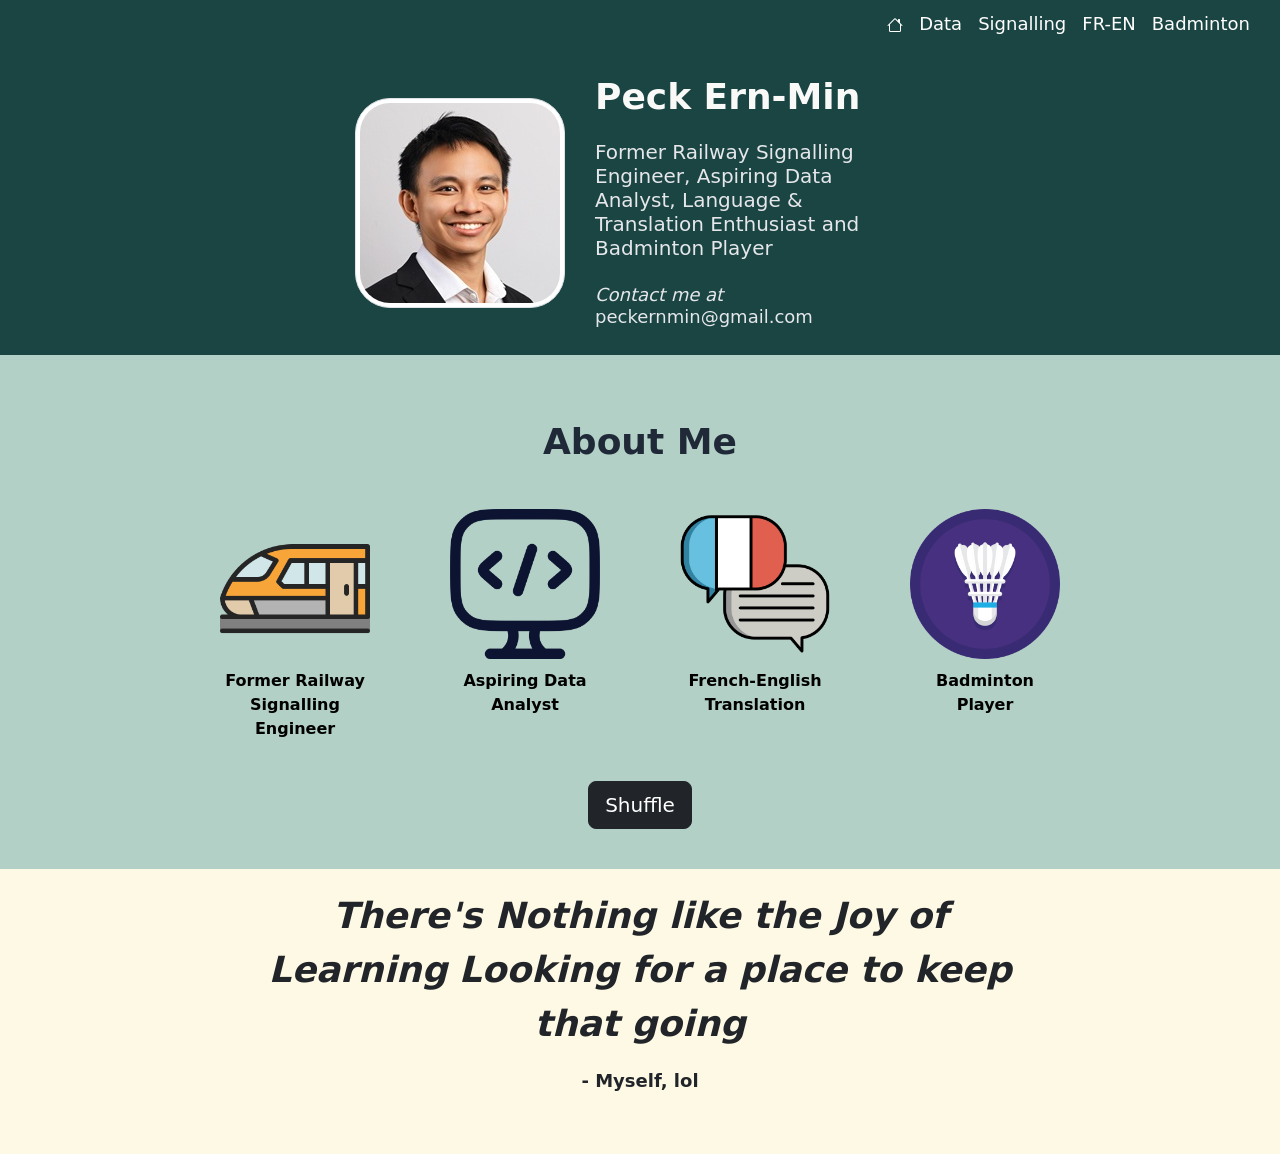
<file: index.html>
<!DOCTYPE html>

<html lang="en">
    <head>
        <meta charset="utf-8">
        <meta name="viewport" content="width=device-width, initial-scale=1.0">
        <link href="https://cdn.jsdelivr.net/npm/bootstrap@5.2.3/dist/css/bootstrap.min.css" rel="stylesheet" integrity="sha384-rbsA2VBKQhggwzxH7pPCaAqO46MgnOM80zW1RWuH61DGLwZJEdK2Kadq2F9CUG65" crossorigin="anonymous">
        <script src="https://code.jquery.com/jquery-3.5.1.slim.min.js" integrity="sha384-DfXdz2htPH0lsSSs5nCTpuj/zy4C+OGpamoFVy38MVBnE+IbbVYUew+OrCXaRkfj" crossorigin="anonymous"></script>
        <script src="https://cdn.jsdelivr.net/npm/bootstrap@5.2.3/dist/js/bootstrap.bundle.min.js" integrity="sha384-kenU1KFdBIe4zVF0s0G1M5b4hcpxyD9F7jL+jjXkk+Q2h455rYXK/7HAuoJl+0I4" crossorigin="anonymous"></script>
        <link href="styles.css" rel="stylesheet">
        
        <title>My Webpage</title>
        <script src="script.js"></script>
    </head>
    <body>
        <div class="header">
            <div>
                <ul class="links">
                    <li><a class="index" href="./index.html"><svg xmlns="http://www.w3.org/2000/svg" width="16" height="16" fill="currentColor" class="bi bi-house" viewBox="0 0 16 16">
                        <path d="M8.707 1.5a1 1 0 0 0-1.414 0L.646 8.146a.5.5 0 0 0 .708.708L2 8.207V13.5A1.5 1.5 0 0 0 3.5 15h9a1.5 1.5 0 0 0 1.5-1.5V8.207l.646.647a.5.5 0 0 0 .708-.708L13 5.793V2.5a.5.5 0 0 0-.5-.5h-1a.5.5 0 0 0-.5.5v1.293zM13 7.207V13.5a.5.5 0 0 1-.5.5h-9a.5.5 0 0 1-.5-.5V7.207l5-5z"/>
                      </svg></a></li>
                    <li><a class="index" href="./projects.html">Data</a></li>
                    <li><a class="index" href="./engineer.html">Signalling</a></li>
                    <li><a class="index" href="./translator.html">FR-EN</a></li>
                    <li><a class="index" href="./badminton.html">Badminton</a></li>
                </ul>
            </div>
        </div>
        <div class="container-content">
            <div>
                <img src="./images/profile-pic.jpg" class="profile img-thumbnail" alt="Profile Picture">
            </div>
            <div class="container-hero">
                <div class="hero">Peck Ern-Min</div>
                <h5 id="caption">Former Railway Signalling Engineer, Aspiring Data Analyst, Language & Translation Enthusiast and Badminton Player</h5>
                <h6 class="hero-secondary"><em>Contact me at </em>peckernmin@gmail.com</h6>
            </div>
        </div>
        <div class="container-index">
            <div class="random">About Me</div>
            <div class="box-random">
                <div class="engineer container-box">
                    <div class="box">
                        <a href="./engineer.html"><img src="./images/train.png" class="icons zoom" alt="Train"></a>
                    </div>
                    <a class="random-content" href="./engineer.html">Former Railway Signalling Engineer</a>
                </div>
                <div class="programmer container-box">
                    <div class="box">
                        <a href="./projects.html"><img src="./images/programming.png" class="icons zoom" alt="Programming"></a>
                    </div>
                    <a class="random-content" href="./programmer.html">Aspiring Data Analyst</a>
                </div>
                <div class="translator container-box">
                    <div class="box">
                        <a href="./translator.html"><img src="./images/french.png" class="icons zoom" alt="Translation"></a>
                    </div>
                    <a class="random-content" href="./translator.html">French-English Translation</a>
                </div>
                <div class="badminton container-box">
                    <div class="box">
                        <a href="./badminton.html"><img src="./images/badminton.png" class="icons zoom" alt="Badminton"></a>
                    </div>
                    <a class="random-content" href="./badminton.html">Badminton Player</a>
                </div>
            </div>
            <button id="swapbox" type="button" class="btn btn-dark btn-lg">Shuffle</button>
        </div>
        <div class="outer-container-quote">
            <blockquote class="container-quote">
                <strong>There's Nothing like the Joy of Learning</strong>
                <strong>Looking for a place to keep that going</strong>
            </blockquote>
            <div class="person">- Myself, lol</div>
        </div>
    </body>
</html>
</file>
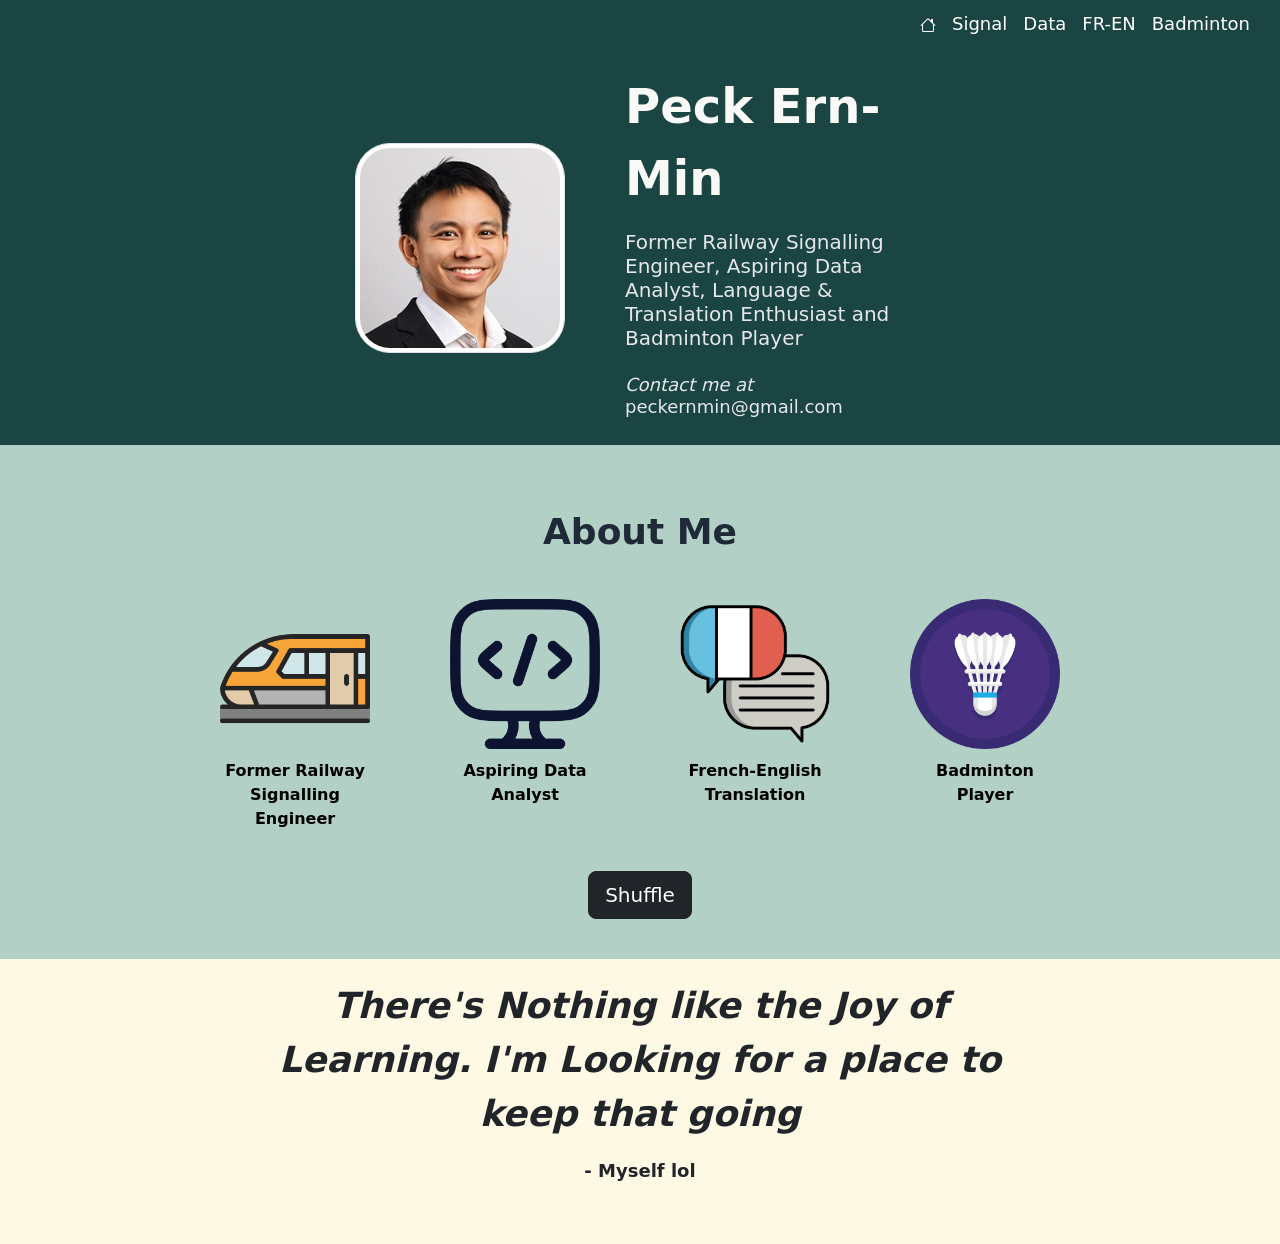
<file: homepage/index.html>
<!DOCTYPE html>

<html lang="en">
    <head>
        <meta charset="utf-8">
        <meta name="viewport" content="width=device-width, initial-scale=1.0">
        <link href="https://cdn.jsdelivr.net/npm/bootstrap@5.2.3/dist/css/bootstrap.min.css" rel="stylesheet" integrity="sha384-rbsA2VBKQhggwzxH7pPCaAqO46MgnOM80zW1RWuH61DGLwZJEdK2Kadq2F9CUG65" crossorigin="anonymous">
        <script src="https://code.jquery.com/jquery-3.5.1.slim.min.js" integrity="sha384-DfXdz2htPH0lsSSs5nCTpuj/zy4C+OGpamoFVy38MVBnE+IbbVYUew+OrCXaRkfj" crossorigin="anonymous"></script>
        <script src="https://cdn.jsdelivr.net/npm/bootstrap@5.2.3/dist/js/bootstrap.bundle.min.js" integrity="sha384-kenU1KFdBIe4zVF0s0G1M5b4hcpxyD9F7jL+jjXkk+Q2h455rYXK/7HAuoJl+0I4" crossorigin="anonymous"></script>
        <link href="styles.css" rel="stylesheet">
        
        <title>My Webpage</title>
        <script src="script.js"></script>
    </head>
    <body>
        <div class="header">
            <div>
                <ul class="links">
                    <li><a class="index" href="./index.html"><svg xmlns="http://www.w3.org/2000/svg" width="16" height="16" fill="currentColor" class="bi bi-house" viewBox="0 0 16 16">
                        <path d="M8.707 1.5a1 1 0 0 0-1.414 0L.646 8.146a.5.5 0 0 0 .708.708L2 8.207V13.5A1.5 1.5 0 0 0 3.5 15h9a1.5 1.5 0 0 0 1.5-1.5V8.207l.646.647a.5.5 0 0 0 .708-.708L13 5.793V2.5a.5.5 0 0 0-.5-.5h-1a.5.5 0 0 0-.5.5v1.293zM13 7.207V13.5a.5.5 0 0 1-.5.5h-9a.5.5 0 0 1-.5-.5V7.207l5-5z"/>
                      </svg></a></li>
                    <li><a class="index" href="./engineer.html">Signal</a></li>
                    <li><a class="index" href="./programmer.html">Data</a></li>
                    <li><a class="index" href="./translator.html">FR-EN</a></li>
                    <li><a class="index" href="./badminton.html">Badminton</a></li>
                </ul>
            </div>
        </div>
        <div class="container-content">
            <div>
                <img src="./images/profile-pic.jpg" class="profile img-thumbnail" alt="Profile Picture">
            </div>
            <div class="container-hero">
                <div class="hero">Peck Ern-Min</div>
                <h5 id="caption">Former Railway Signalling Engineer, Aspiring Data Analyst, Language & Translation Enthusiast and Badminton Player</h5>
                <h6 class="hero-secondary"><em>Contact me at </em>peckernmin@gmail.com</h6>
            </div>
        </div>
        <div class="container-index">
            <div class="random">About Me</div>
            <div class="box-random">
                <div class="engineer container-box">
                    <div class="box">
                        <a href="./engineer.html"><img src="./images/train.png" class="icons zoom" alt="Train"></a>
                    </div>
                    <a class="random-content" href="./engineer.html">Former Railway Signalling Engineer</a>
                </div>
                <div class="programmer container-box">
                    <div class="box">
                        <a href="./programmer.html"><img src="./images/programming.png" class="icons zoom" alt="Programming"></a>
                    </div>
                    <a class="random-content" href="./programmer.html">Aspiring Data Analyst</a>
                </div>
                <div class="translator container-box">
                    <div class="box">
                        <a href="./translator.html"><img src="./images/french.png" class="icons zoom" alt="Translation"></a>
                    </div>
                    <a class="random-content" href="./translator.html">French-English Translation</a>
                </div>
                <div class="badminton container-box">
                    <div class="box">
                        <a href="./badminton.html"><img src="./images/badminton.png" class="icons zoom" alt="Badminton"></a>
                    </div>
                    <a class="random-content" href="./badminton.html">Badminton Player</a>
                </div>
            </div>
            <button id="swapbox" type="button" class="btn btn-dark btn-lg">Shuffle</button>
        </div>
        <div class="outer-container-quote">
            <blockquote class="container-quote">
                <strong>There's Nothing like the Joy of Learning. I'm Looking for a place to keep that going</strong>
            </blockquote>
            <div class="person">- Myself lol</div>
        </div>
    </body>
</html>
</file>
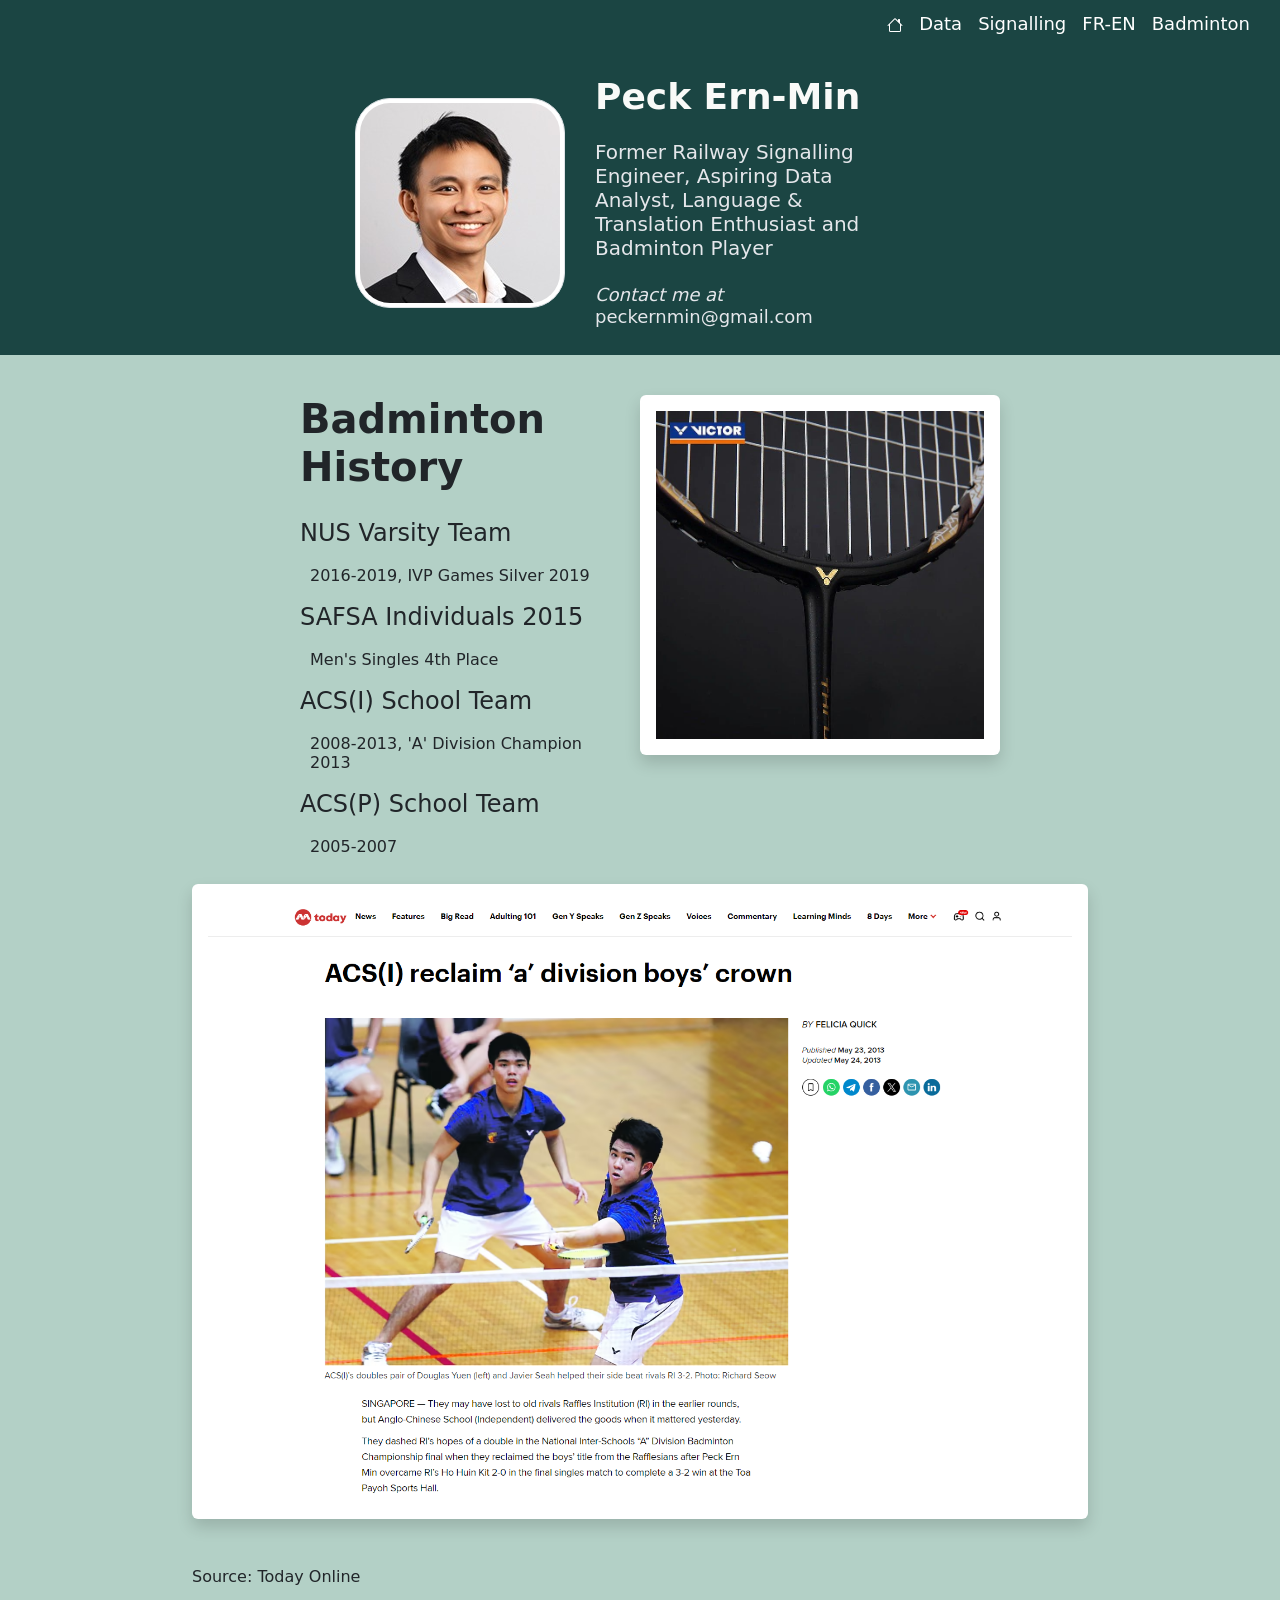
<file: badminton.html>
<!DOCTYPE html>

<html lang="en">
    <head>
        <meta charset="utf-8">
        <meta name="viewport" content="width=device-width, initial-scale=1">
        <link href="https://cdn.jsdelivr.net/npm/bootstrap@5.2.3/dist/css/bootstrap.min.css" rel="stylesheet" integrity="sha384-rbsA2VBKQhggwzxH7pPCaAqO46MgnOM80zW1RWuH61DGLwZJEdK2Kadq2F9CUG65" crossorigin="anonymous">
        <script src="https://code.jquery.com/jquery-3.5.1.slim.min.js" integrity="sha384-DfXdz2htPH0lsSSs5nCTpuj/zy4C+OGpamoFVy38MVBnE+IbbVYUew+OrCXaRkfj" crossorigin="anonymous"></script>
        <script src="https://cdn.jsdelivr.net/npm/bootstrap@5.2.3/dist/js/bootstrap.bundle.min.js" integrity="sha384-kenU1KFdBIe4zVF0s0G1M5b4hcpxyD9F7jL+jjXkk+Q2h455rYXK/7HAuoJl+0I4" crossorigin="anonymous"></script>
        <link href="styles.css" rel="stylesheet">
        
        <title>My Webpage</title>
    </head>
    <body>
        <div class="header">
            <div>
                <ul class="links">
                    <li><a class="index" href="./index.html"><svg xmlns="http://www.w3.org/2000/svg" width="16" height="16" fill="currentColor" class="bi bi-house" viewBox="0 0 16 16">
                        <path d="M8.707 1.5a1 1 0 0 0-1.414 0L.646 8.146a.5.5 0 0 0 .708.708L2 8.207V13.5A1.5 1.5 0 0 0 3.5 15h9a1.5 1.5 0 0 0 1.5-1.5V8.207l.646.647a.5.5 0 0 0 .708-.708L13 5.793V2.5a.5.5 0 0 0-.5-.5h-1a.5.5 0 0 0-.5.5v1.293zM13 7.207V13.5a.5.5 0 0 1-.5.5h-9a.5.5 0 0 1-.5-.5V7.207l5-5z"/>
                      </svg></a></li>
                    <li><a class="index" href="./projects.html">Data</a></li>
                    <li><a class="index" href="./engineer.html">Signalling</a></li>
                    <li><a class="index" href="./translator.html">FR-EN</a></li>
                    <li><a class="index" href="./badminton.html">Badminton</a></li>
                </ul>
            </div>
        </div>
        <div class="container-content">
            <div>
                <img src="./images/profile-pic.jpg" class="profile img-thumbnail" alt="Profile Picture">
            </div>
            <div class="container-hero">
                <div class="hero">Peck Ern-Min</div>
                <h5 id="caption">Former Railway Signalling Engineer, Aspiring Data Analyst, Language & Translation Enthusiast and Badminton Player</h5>
                <h6 class="hero-secondary"><em>Contact me at </em>peckernmin@gmail.com</h6>
            </div>
        </div>
        <div class="container-badminton">
            <div class="experience">
                <h1 class="title">Badminton History</h1>
                <h4>NUS Varsity Team</h4>
                <h6 class="date">2016-2019, IVP Games Silver 2019</h6>
                <h4>SAFSA Individuals 2015</h4>
                <h6 class="date">Men's Singles 4th Place</h6>
                <h4>ACS(I) School Team</h4>
                <h6 class="date">2008-2013, 'A' Division Champion 2013</h6>
                <h4>ACS(P) School Team</h4>
                <h6 class="date"> 2005-2007 </h6>
            </div>
            <div><img src="./images/racquet.jpg" class="article shadow p-3 mb-5 bg-white rounded" alt="Racquet">
            </div>
            <div>
                <div><img src="./images/badmintonfinals.png" class="badminton-article shadow p-3 mb-5 bg-white rounded" alt="Finals"></div>
                <div><h6>Source: Today Online</h6></div>
            </div>
        </div>
    </body>
</html>
</file>
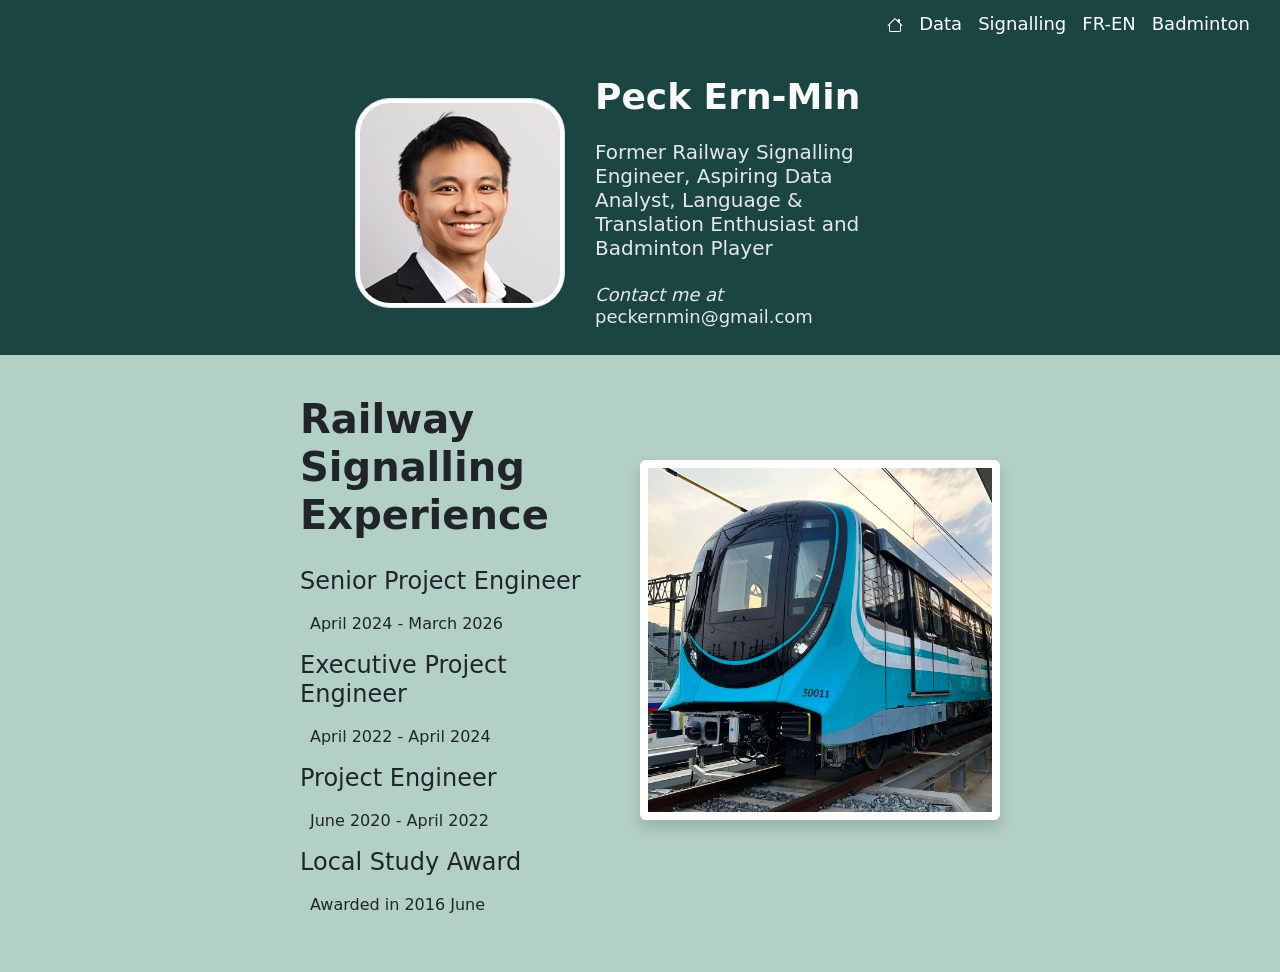
<file: engineer.html>
<!DOCTYPE html>

<html lang="en">
    <head>
        <meta charset="utf-8">
        <meta name="viewport" content="width=device-width, initial-scale=1">
        <link href="https://cdn.jsdelivr.net/npm/bootstrap@5.2.3/dist/css/bootstrap.min.css" rel="stylesheet" integrity="sha384-rbsA2VBKQhggwzxH7pPCaAqO46MgnOM80zW1RWuH61DGLwZJEdK2Kadq2F9CUG65" crossorigin="anonymous">
        <script src="https://code.jquery.com/jquery-3.5.1.slim.min.js" integrity="sha384-DfXdz2htPH0lsSSs5nCTpuj/zy4C+OGpamoFVy38MVBnE+IbbVYUew+OrCXaRkfj" crossorigin="anonymous"></script>
        <script src="https://cdn.jsdelivr.net/npm/bootstrap@5.2.3/dist/js/bootstrap.bundle.min.js" integrity="sha384-kenU1KFdBIe4zVF0s0G1M5b4hcpxyD9F7jL+jjXkk+Q2h455rYXK/7HAuoJl+0I4" crossorigin="anonymous"></script>
        <link href="styles.css" rel="stylesheet">
        
        <title>My Webpage</title>
    </head>
    <body>
        <div class="header">
            <div>
                <ul class="links">
                    <li><a class="index" href="./index.html"><svg xmlns="http://www.w3.org/2000/svg" width="16" height="16" fill="currentColor" class="bi bi-house" viewBox="0 0 16 16">
                        <path d="M8.707 1.5a1 1 0 0 0-1.414 0L.646 8.146a.5.5 0 0 0 .708.708L2 8.207V13.5A1.5 1.5 0 0 0 3.5 15h9a1.5 1.5 0 0 0 1.5-1.5V8.207l.646.647a.5.5 0 0 0 .708-.708L13 5.793V2.5a.5.5 0 0 0-.5-.5h-1a.5.5 0 0 0-.5.5v1.293zM13 7.207V13.5a.5.5 0 0 1-.5.5h-9a.5.5 0 0 1-.5-.5V7.207l5-5z"/>
                      </svg></a></li>
                    <li><a class="index" href="./projects.html">Data</a></li>
                    <li><a class="index" href="./engineer.html">Signalling</a></li>
                    <li><a class="index" href="./translator.html">FR-EN</a></li>
                    <li><a class="index" href="./badminton.html">Badminton</a></li>
                </ul>
            </div>
        </div>
        <div class="container-content">
            <div>
                <img src="./images/profile-pic.jpg" class="profile img-thumbnail" alt="Profile Picture">
            </div>
            <div class="container-hero">
                <div class="hero">Peck Ern-Min</div>
                <h5 id="caption">Former Railway Signalling Engineer, Aspiring Data Analyst, Language & Translation Enthusiast and Badminton Player</h5>
                <h6 class="hero-secondary"><em>Contact me at </em>peckernmin@gmail.com</h6>
            </div>
        </div>
            <div class="container-engineer">
      
                    <div class="experience">
                        <h1 class="title">Railway Signalling Experience</h1>
                        <h4>Senior Project Engineer</h4>
                        <h6 class="date">April 2024 - March 2026</h6>
                        <h4>Executive Project Engineer</h4>
                        <h6 class="date">April 2022 - April 2024</h6>
                        <h4>Project Engineer</h4>
                        <h6 class="date">June 2020 - April 2022</h6>
                        <h4>Local Study Award</h4>
                        <h6 class="date">Awarded in 2016 June </h6>
                    </div>

                    <div>
                        <img src="./images/jurong-region-line-train.jpg" class="article shadow p-2 mb-5 bg-white rounded" alt="JRL">
                    </div>

            </div>
    </body>
</html>
</file>
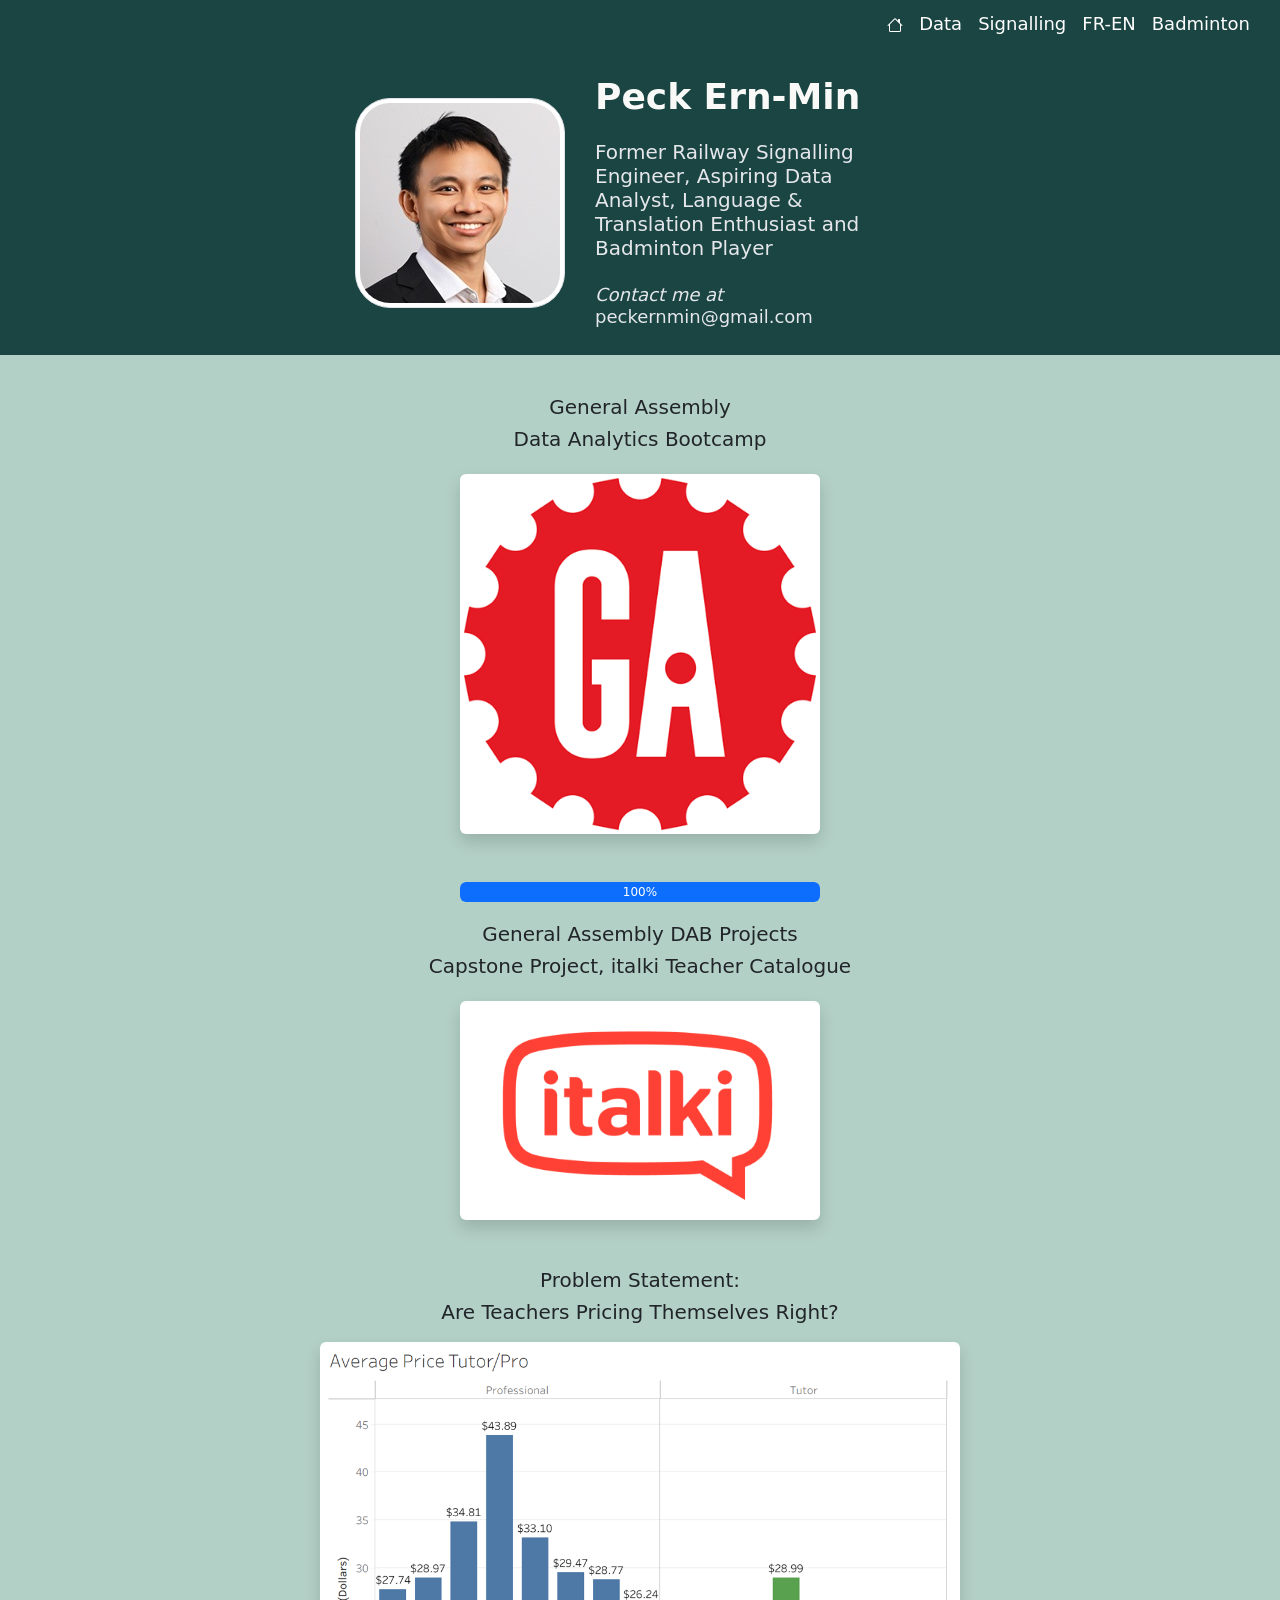
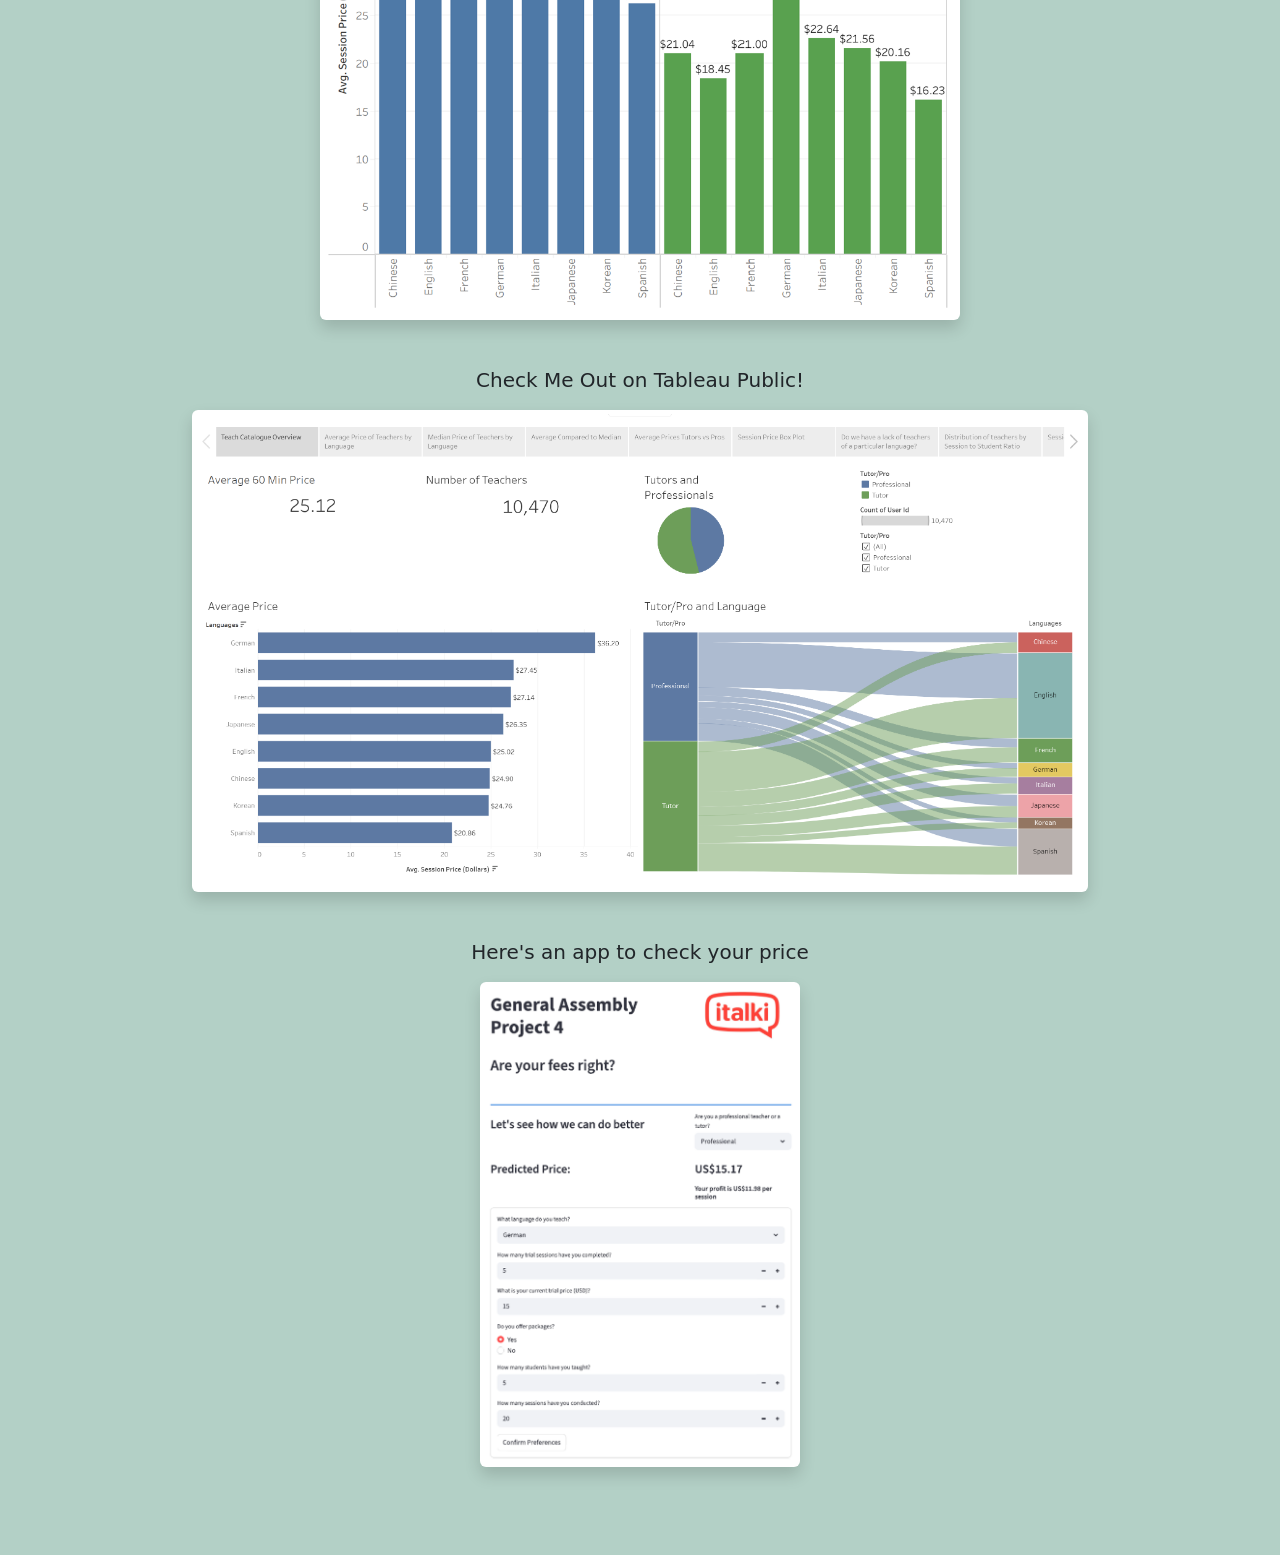
<file: projects.html>
<!DOCTYPE html>

<html lang="en">
    <head>
        <meta charset="utf-8">
        <meta name="viewport" content="width=device-width, initial-scale=1">
        <link href="https://cdn.jsdelivr.net/npm/bootstrap@5.2.3/dist/css/bootstrap.min.css" rel="stylesheet" integrity="sha384-rbsA2VBKQhggwzxH7pPCaAqO46MgnOM80zW1RWuH61DGLwZJEdK2Kadq2F9CUG65" crossorigin="anonymous">
        <script src="https://code.jquery.com/jquery-3.5.1.slim.min.js" integrity="sha384-DfXdz2htPH0lsSSs5nCTpuj/zy4C+OGpamoFVy38MVBnE+IbbVYUew+OrCXaRkfj" crossorigin="anonymous"></script>
        <script src="https://cdn.jsdelivr.net/npm/bootstrap@5.2.3/dist/js/bootstrap.bundle.min.js" integrity="sha384-kenU1KFdBIe4zVF0s0G1M5b4hcpxyD9F7jL+jjXkk+Q2h455rYXK/7HAuoJl+0I4" crossorigin="anonymous"></script>
        <link href="styles.css" rel="stylesheet">
        
        <title>My Webpage</title>
    </head>
    <body>
        <div class="header">
            <div>
                <ul class="links">
                    <li><a class="index" href="./index.html"><svg xmlns="http://www.w3.org/2000/svg" width="16" height="16" fill="currentColor" class="bi bi-house" viewBox="0 0 16 16">
                        <path d="M8.707 1.5a1 1 0 0 0-1.414 0L.646 8.146a.5.5 0 0 0 .708.708L2 8.207V13.5A1.5 1.5 0 0 0 3.5 15h9a1.5 1.5 0 0 0 1.5-1.5V8.207l.646.647a.5.5 0 0 0 .708-.708L13 5.793V2.5a.5.5 0 0 0-.5-.5h-1a.5.5 0 0 0-.5.5v1.293zM13 7.207V13.5a.5.5 0 0 1-.5.5h-9a.5.5 0 0 1-.5-.5V7.207l5-5z"/>
                      </svg></a></li>
                    <li><a class="index" href="./projects.html">Data</a></li>
                    <li><a class="index" href="./engineer.html">Signalling</a></li>
                    <li><a class="index" href="./translator.html">FR-EN</a></li>
                    <li><a class="index" href="./badminton.html">Badminton</a></li>
                </ul>
            </div>
        </div>
        <div class="container-content">
            <div>
                <img src="./images/profile-pic.jpg" class="profile img-thumbnail" alt="Profile Picture">
            </div>
            <div class="container-hero">
                <div class="hero">Peck Ern-Min</div>
                <h5 id="caption">Former Railway Signalling Engineer, Aspiring Data Analyst, Language & Translation Enthusiast and Badminton Player</h5>
                <h6 class="hero-secondary"><em>Contact me at </em>peckernmin@gmail.com</h6>
            </div>
        </div>
        <div class="container-programmer">
            <h5>General Assembly</h5>
            <h5>Data Analytics Bootcamp</h5>
            <div style="padding-top:15px">
                <img src="./images/general-assembly.png" class="article shadow p-1 mb-5 bg-white rounded" alt="GA">
            </div>
            <div style="width: 360px; margin-bottom: 20px">
                <div class="progress" style="height:20px">
                        <div class="progress-bar" role="progressbar" style="width: 100%;" aria-valuenow="25" aria-valuemin="0" aria-valuemax="100">100%</div>
                </div>
            </div>
            <h5>General Assembly DAB Projects</h5>
            <h5>Capstone Project, italki Teacher Catalogue</h5>
            <div style="padding-top:15px">
                <img src="./images/italki-logo.png" class="article shadow p-1 mb-5 bg-white rounded" alt="italki">
            </div>
            <h5>Problem Statement:</h5>
            <h5>Are Teachers Pricing Themselves Right?</h5>
            <img src="./images/italki-prices.png" class="italki-chart shadow p-1 mb-5 bg-white rounded" alt="italki-prices">
            <h5>Check Me Out on Tableau Public!</h5>
            <a href="https://public.tableau.com/views/CapstoneProjectTableau-ExtractData/Story1?:language=en-GB&publish=yes&:sid=&:redirect=auth&:display_count=n&:origin=viz_share_link"><img src="./images/dashboard.png" class="badminton-article shadow p-1 mb-5 bg-white rounded" alt="dashboard"></a>            
            <h5>Here's an app to check your price </h5>
            <a href="https://ernmin-project4ga-online-tool.streamlit.app/"><img src="./images/price-app.png" class="stream-lit-app shadow p-1 mb-5 bg-white rounded" alt="stream-lit"></a>
        </div>
    </body>
</html>
</file>
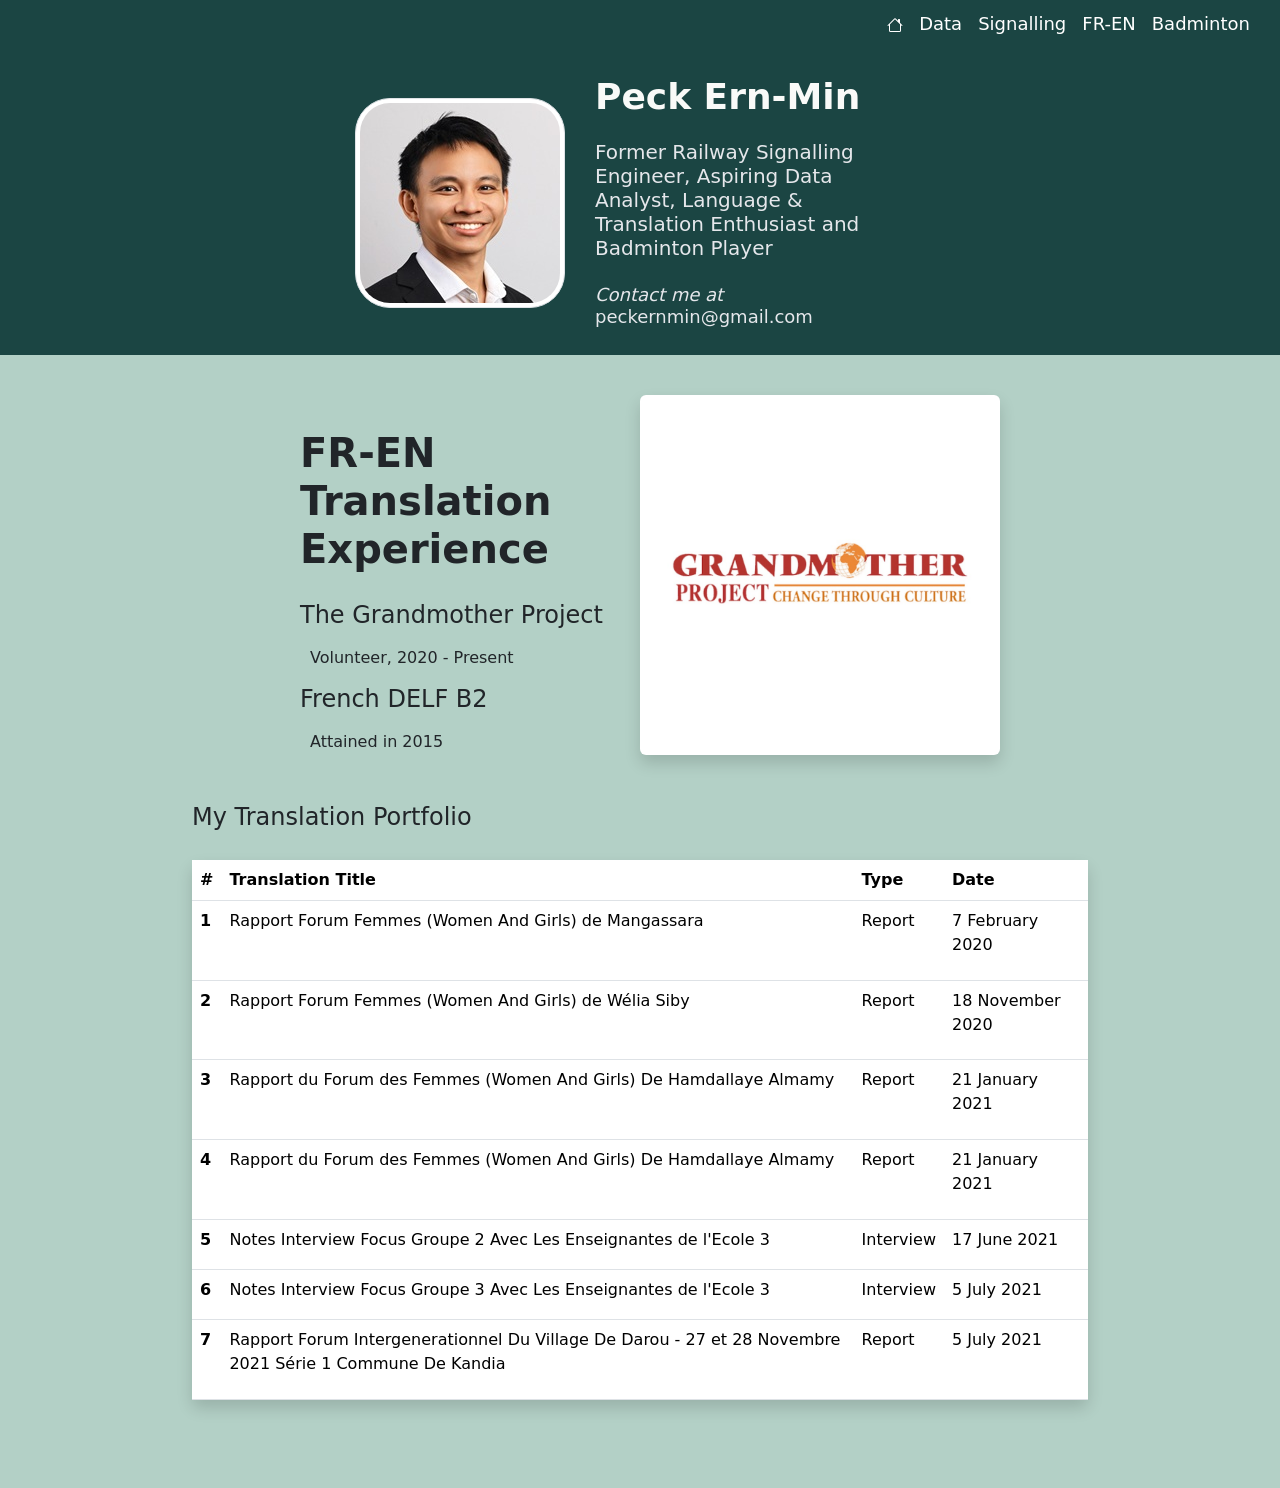
<file: translator.html>
<!DOCTYPE html>

<html lang="en">
    <head>
        <meta charset="utf-8">
        <meta name="viewport" content="width=device-width, initial-scale=1">
        <link href="https://cdn.jsdelivr.net/npm/bootstrap@5.2.3/dist/css/bootstrap.min.css" rel="stylesheet" integrity="sha384-rbsA2VBKQhggwzxH7pPCaAqO46MgnOM80zW1RWuH61DGLwZJEdK2Kadq2F9CUG65" crossorigin="anonymous">
        <script src="https://code.jquery.com/jquery-3.5.1.slim.min.js" integrity="sha384-DfXdz2htPH0lsSSs5nCTpuj/zy4C+OGpamoFVy38MVBnE+IbbVYUew+OrCXaRkfj" crossorigin="anonymous"></script>
        <script src="https://cdn.jsdelivr.net/npm/bootstrap@5.2.3/dist/js/bootstrap.bundle.min.js" integrity="sha384-kenU1KFdBIe4zVF0s0G1M5b4hcpxyD9F7jL+jjXkk+Q2h455rYXK/7HAuoJl+0I4" crossorigin="anonymous"></script>
        <link href="styles.css" rel="stylesheet">
        
        <title>My Webpage</title>
    </head>
    <body>
        <div class="header">
            <div>
                <ul class="links">
                    <li><a class="index" href="./index.html"><svg xmlns="http://www.w3.org/2000/svg" width="16" height="16" fill="currentColor" class="bi bi-house" viewBox="0 0 16 16">
                        <path d="M8.707 1.5a1 1 0 0 0-1.414 0L.646 8.146a.5.5 0 0 0 .708.708L2 8.207V13.5A1.5 1.5 0 0 0 3.5 15h9a1.5 1.5 0 0 0 1.5-1.5V8.207l.646.647a.5.5 0 0 0 .708-.708L13 5.793V2.5a.5.5 0 0 0-.5-.5h-1a.5.5 0 0 0-.5.5v1.293zM13 7.207V13.5a.5.5 0 0 1-.5.5h-9a.5.5 0 0 1-.5-.5V7.207l5-5z"/>
                      </svg></a></li>
                    <li><a class="index" href="./projects.html">Data</a></li>
                    <li><a class="index" href="./engineer.html">Signalling</a></li>
                    <li><a class="index" href="./translator.html">FR-EN</a></li>
                    <li><a class="index" href="./badminton.html">Badminton</a></li>
                </ul>
            </div>
        </div>
        <div class="container-content">
            <div>
                <img src="./images/profile-pic.jpg" class="profile img-thumbnail" alt="Profile Picture">
            </div>
            <div class="container-hero">
                <div class="hero">Peck Ern-Min</div>
                <h5 id="caption">Former Railway Signalling Engineer, Aspiring Data Analyst, Language & Translation Enthusiast and Badminton Player</h5>
                <h6 class="hero-secondary"><em>Contact me at </em>peckernmin@gmail.com</h6>
            </div>
        </div>
        <div class="container-translation">
            
            <div class="experience">
                <h1 class="title">FR-EN Translation Experience</h1>
                <h4>The Grandmother Project</h4>
                <h6 class="date">Volunteer, 2020 - Present</h6>
                <h4>French DELF B2</h4>
                <h6 class="date"> Attained in 2015 </h6>
            </div>
            <div>
                <img src="./images/GMP.jpg" class="article shadow p-3 mb-5 bg-white rounded" alt="GMP">
            </div>
            <div class="portfolio">
                <h4 class="portfolio-table">My Translation Portfolio</h4>
                <table class="table shadow p-3 mb-5 bg-white rounded">
                    <thead>
                    <tr>
                        <th scope="col">#</th>
                        <th scope="col">Translation Title</th>
                        <th scope="col">Type</th>
                        <th scope="col">Date</th>
                    </tr>
                    </thead>
                    <tbody>
                    <tr>
                        <th scope="row">1</th>
                        <td>Rapport Forum Femmes (Women And Girls) de Mangassara</td>
                        <td>Report</td>
                        <td>7 February 2020</td>
                    </tr>
                    <tr>
                        <th scope="row">2</th>
                        <td>Rapport Forum Femmes (Women And Girls) de Wélia Siby</td>
                        <td>Report</td>
                        <td>18 November 2020</td>
                    </tr>
                    <tr>
                        <th scope="row">3</th>
                        <td>Rapport du Forum des Femmes (Women And Girls) De Hamdallaye Almamy</td>
                        <td>Report</td>
                        <td>21 January 2021</td>
                    </tr>
                    <tr>
                        <th scope="row">4</th>
                        <td>Rapport du Forum des Femmes (Women And Girls) De Hamdallaye Almamy</td>
                        <td>Report</td>
                        <td>21 January 2021</td>
                    </tr>
                    <tr>
                        <th scope="row">5</th>
                        <td>Notes Interview Focus Groupe 2 Avec Les Enseignantes de l'Ecole 3</td>
                        <td>Interview</td>
                        <td>17 June 2021</td>
                    </tr>
                    <tr>
                        <th scope="row">6</th>
                        <td>Notes Interview Focus Groupe 3 Avec Les Enseignantes de l'Ecole 3</td>
                        <td>Interview</td>
                        <td>5 July 2021</td>
                    </tr>
                    <tr>
                        <th scope="row">7</th>
                        <td>Rapport Forum Intergenerationnel Du
                            Village De Darou - 27 et 28 Novembre 2021
                            
                            Série 1
                            
                            Commune De Kandia</td>
                        <td>Report</td>
                        <td>5 July 2021</td>
                    </tr>
                    </tbody>
                </table>
            </div>                
        </div>
    </body>
</html>
</file>
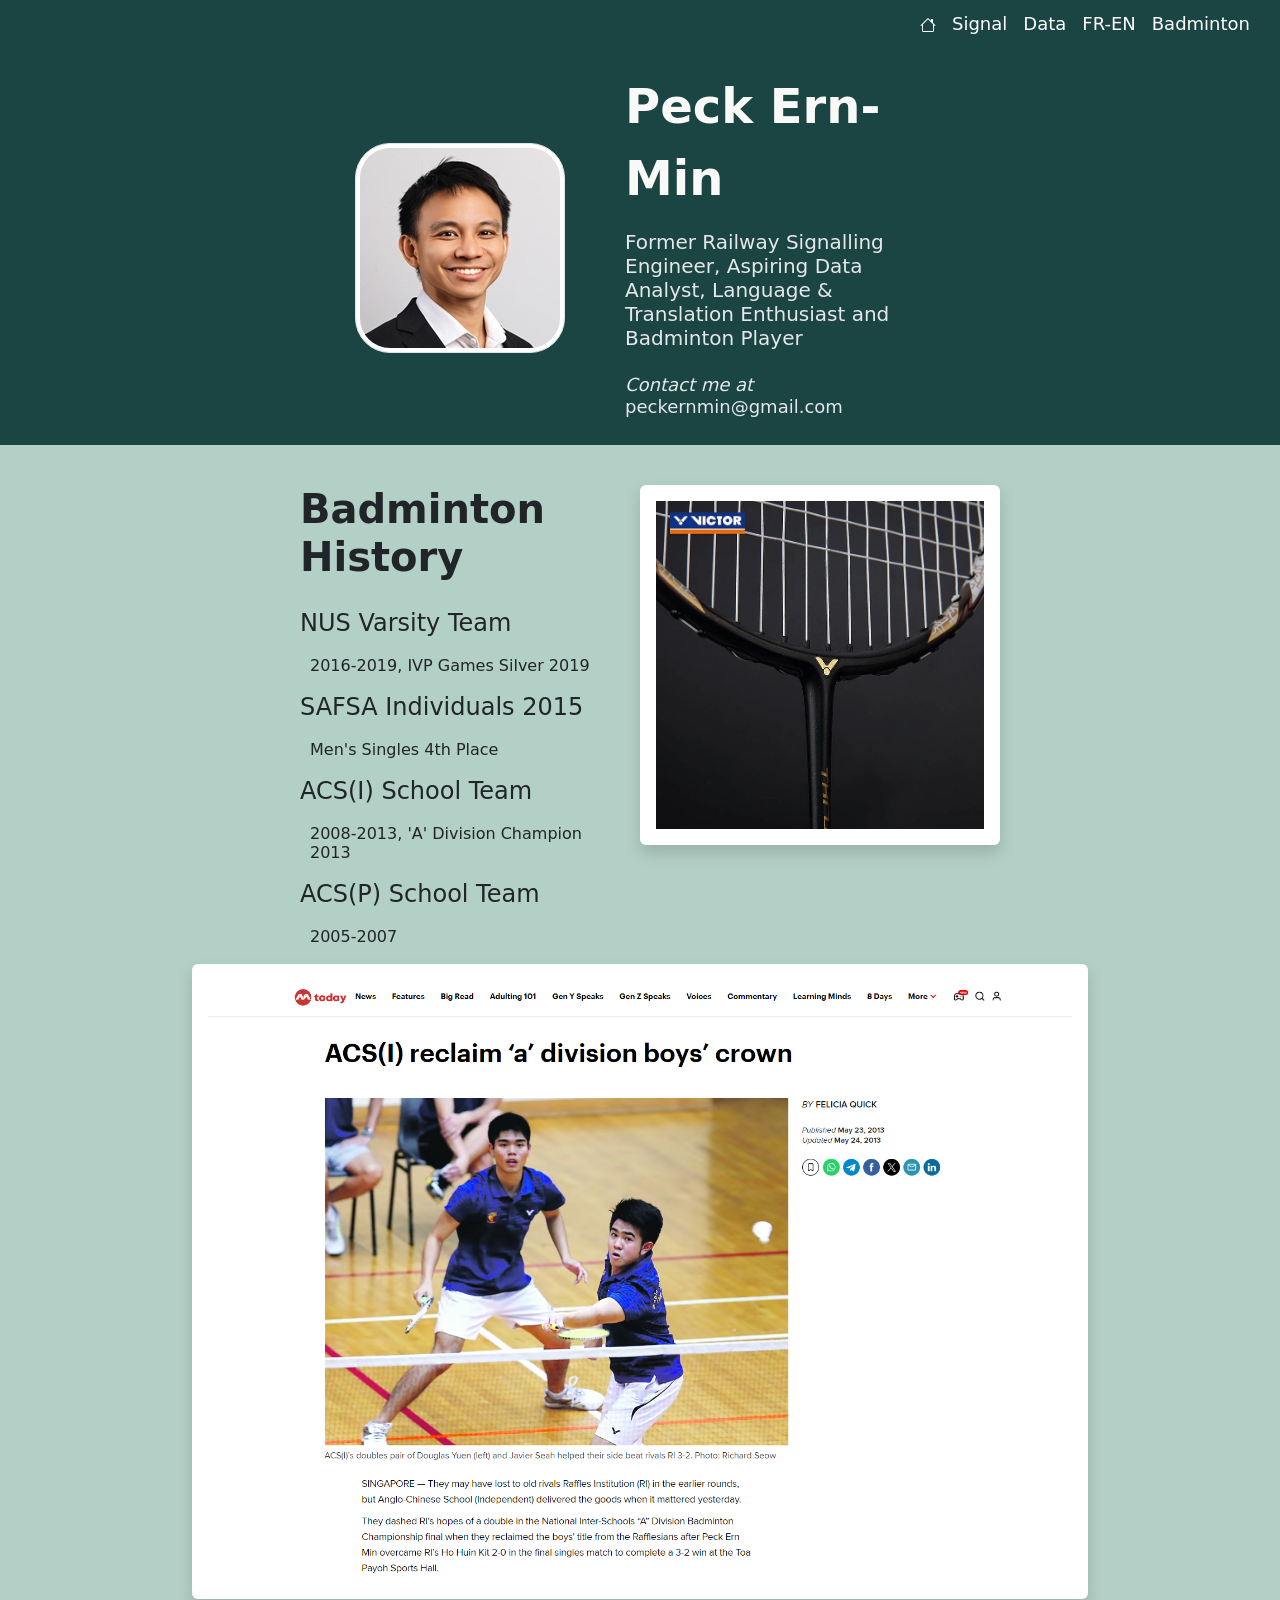
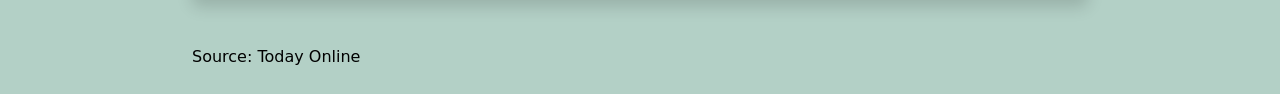
<file: homepage/badminton.html>
<!DOCTYPE html>

<html lang="en">
    <head>
        <meta charset="utf-8">
        <meta name="viewport" content="width=device-width, initial-scale=1">
        <link href="https://cdn.jsdelivr.net/npm/bootstrap@5.2.3/dist/css/bootstrap.min.css" rel="stylesheet" integrity="sha384-rbsA2VBKQhggwzxH7pPCaAqO46MgnOM80zW1RWuH61DGLwZJEdK2Kadq2F9CUG65" crossorigin="anonymous">
        <script src="https://code.jquery.com/jquery-3.5.1.slim.min.js" integrity="sha384-DfXdz2htPH0lsSSs5nCTpuj/zy4C+OGpamoFVy38MVBnE+IbbVYUew+OrCXaRkfj" crossorigin="anonymous"></script>
        <script src="https://cdn.jsdelivr.net/npm/bootstrap@5.2.3/dist/js/bootstrap.bundle.min.js" integrity="sha384-kenU1KFdBIe4zVF0s0G1M5b4hcpxyD9F7jL+jjXkk+Q2h455rYXK/7HAuoJl+0I4" crossorigin="anonymous"></script>
        <link href="styles.css" rel="stylesheet">
        
        <title>My Webpage</title>
    </head>
    <body>
        <div class="header">
            <div>
                <ul class="links">
                    <li><a class="index" href="./index.html"><svg xmlns="http://www.w3.org/2000/svg" width="16" height="16" fill="currentColor" class="bi bi-house" viewBox="0 0 16 16">
                        <path d="M8.707 1.5a1 1 0 0 0-1.414 0L.646 8.146a.5.5 0 0 0 .708.708L2 8.207V13.5A1.5 1.5 0 0 0 3.5 15h9a1.5 1.5 0 0 0 1.5-1.5V8.207l.646.647a.5.5 0 0 0 .708-.708L13 5.793V2.5a.5.5 0 0 0-.5-.5h-1a.5.5 0 0 0-.5.5v1.293zM13 7.207V13.5a.5.5 0 0 1-.5.5h-9a.5.5 0 0 1-.5-.5V7.207l5-5z"/>
                      </svg></a></li>
                    <li><a class="index" href="./engineer.html">Signal</a></li>
                    <li><a class="index" href="./programmer.html">Data</a></li>
                    <li><a class="index" href="./translator.html">FR-EN</a></li>
                    <li><a class="index" href="./badminton.html">Badminton</a></li>
                </ul>
            </div>
        </div>
        <div class="container-content">
            <div>
                <img src="./images/profile-pic.jpg" class="profile img-thumbnail" alt="Profile Picture">
            </div>
            <div class="container-hero">
                <div class="hero">Peck Ern-Min</div>
                <h5 id="caption">Former Railway Signalling Engineer, Aspiring Data Analyst, Language & Translation Enthusiast and Badminton Player</h5>
                <h6 class="hero-secondary"><em>Contact me at </em>peckernmin@gmail.com</h6>
            </div>
        </div>
        <div class="container-badminton">
            <div class="experience">
                <h1 class="title">Badminton History</h1>
                <h4>NUS Varsity Team</h4>
                <h6 class="date">2016-2019, IVP Games Silver 2019</h6>
                <h4>SAFSA Individuals 2015</h4>
                <h6 class="date">Men's Singles 4th Place</h6>
                <h4>ACS(I) School Team</h4>
                <h6 class="date">2008-2013, 'A' Division Champion 2013</h6>
                <h4>ACS(P) School Team</h4>
                <h6 class="date"> 2005-2007 </h6>
            </div>
            <div><img src="./images/racquet.jpg" class="article shadow p-3 mb-5 bg-white rounded" alt="Racquet">
            </div>
            <div>
                <a href="https://www.todayonline.com/school-sports/acsi-reclaim-division-boys-crown"><img src="./images/badmintonfinals.png" class="badminton-article shadow p-3 mb-5 bg-white rounded" alt="Finals"></a>
                <a href="https://www.todayonline.com/school-sports/acsi-reclaim-division-boys-crown"><h6>Source: Today Online</h6></a>
            </div>
        </div>
    </body>
</html>
</file>
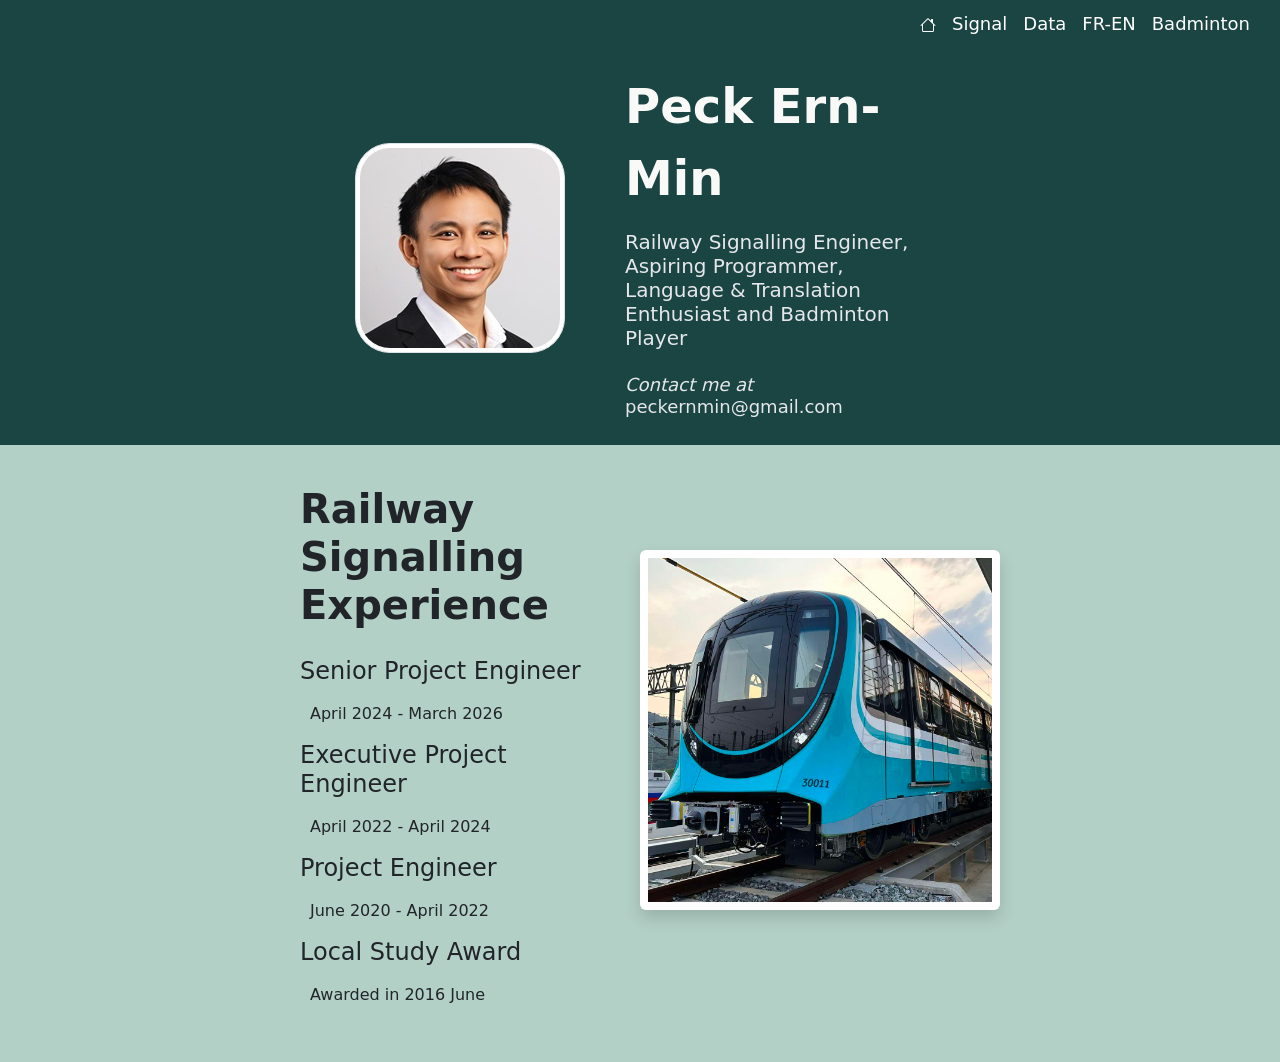
<file: homepage/engineer.html>
<!DOCTYPE html>

<html lang="en">
    <head>
        <meta charset="utf-8">
        <meta name="viewport" content="width=device-width, initial-scale=1">
        <link href="https://cdn.jsdelivr.net/npm/bootstrap@5.2.3/dist/css/bootstrap.min.css" rel="stylesheet" integrity="sha384-rbsA2VBKQhggwzxH7pPCaAqO46MgnOM80zW1RWuH61DGLwZJEdK2Kadq2F9CUG65" crossorigin="anonymous">
        <script src="https://code.jquery.com/jquery-3.5.1.slim.min.js" integrity="sha384-DfXdz2htPH0lsSSs5nCTpuj/zy4C+OGpamoFVy38MVBnE+IbbVYUew+OrCXaRkfj" crossorigin="anonymous"></script>
        <script src="https://cdn.jsdelivr.net/npm/bootstrap@5.2.3/dist/js/bootstrap.bundle.min.js" integrity="sha384-kenU1KFdBIe4zVF0s0G1M5b4hcpxyD9F7jL+jjXkk+Q2h455rYXK/7HAuoJl+0I4" crossorigin="anonymous"></script>
        <link href="styles.css" rel="stylesheet">
        
        <title>My Webpage</title>
    </head>
    <body>
        <div class="header">
            <div>
                <ul class="links">
                    <li><a class="index" href="./index.html"><svg xmlns="http://www.w3.org/2000/svg" width="16" height="16" fill="currentColor" class="bi bi-house" viewBox="0 0 16 16">
                        <path d="M8.707 1.5a1 1 0 0 0-1.414 0L.646 8.146a.5.5 0 0 0 .708.708L2 8.207V13.5A1.5 1.5 0 0 0 3.5 15h9a1.5 1.5 0 0 0 1.5-1.5V8.207l.646.647a.5.5 0 0 0 .708-.708L13 5.793V2.5a.5.5 0 0 0-.5-.5h-1a.5.5 0 0 0-.5.5v1.293zM13 7.207V13.5a.5.5 0 0 1-.5.5h-9a.5.5 0 0 1-.5-.5V7.207l5-5z"/>
                      </svg></a></li>
                    <li><a class="index" href="./engineer.html">Signal</a></li>
                    <li><a class="index" href="./programmer.html">Data</a></li>
                    <li><a class="index" href="./translator.html">FR-EN</a></li>
                    <li><a class="index" href="./badminton.html">Badminton</a></li>
                </ul>
            </div>
        </div>
        <div class="container-content">
            <div>
                <img src="./images/profile-pic.jpg" class="profile img-thumbnail" alt="Profile Picture">
            </div>
            <div class="container-hero">
                <div class="hero">Peck Ern-Min</div>
                <h5 id="caption">Railway Signalling Engineer, Aspiring Programmer, Language & Translation Enthusiast and Badminton Player</h5>
                <h6 class="hero-secondary"><em>Contact me at </em>peckernmin@gmail.com</h6>
            </div>
        </div>
            <div class="container-engineer">
      
                    <div class="experience">
                        <h1 class="title">Railway Signalling Experience</h1>
                        <h4>Senior Project Engineer</h4>
                        <h6 class="date">April 2024 - March 2026</h6>
                        <h4>Executive Project Engineer</h4>
                        <h6 class="date">April 2022 - April 2024</h6>
                        <h4>Project Engineer</h4>
                        <h6 class="date">June 2020 - April 2022</h6>
                        <h4>Local Study Award</h4>
                        <h6 class="date">Awarded in 2016 June </h6>
                    </div>

                    <div>
                        <img src="./images/jurong-region-line-train.jpg" class="article shadow p-2 mb-5 bg-white rounded" alt="JRL">
                    </div>

            </div>
    </body>
</html>
</file>
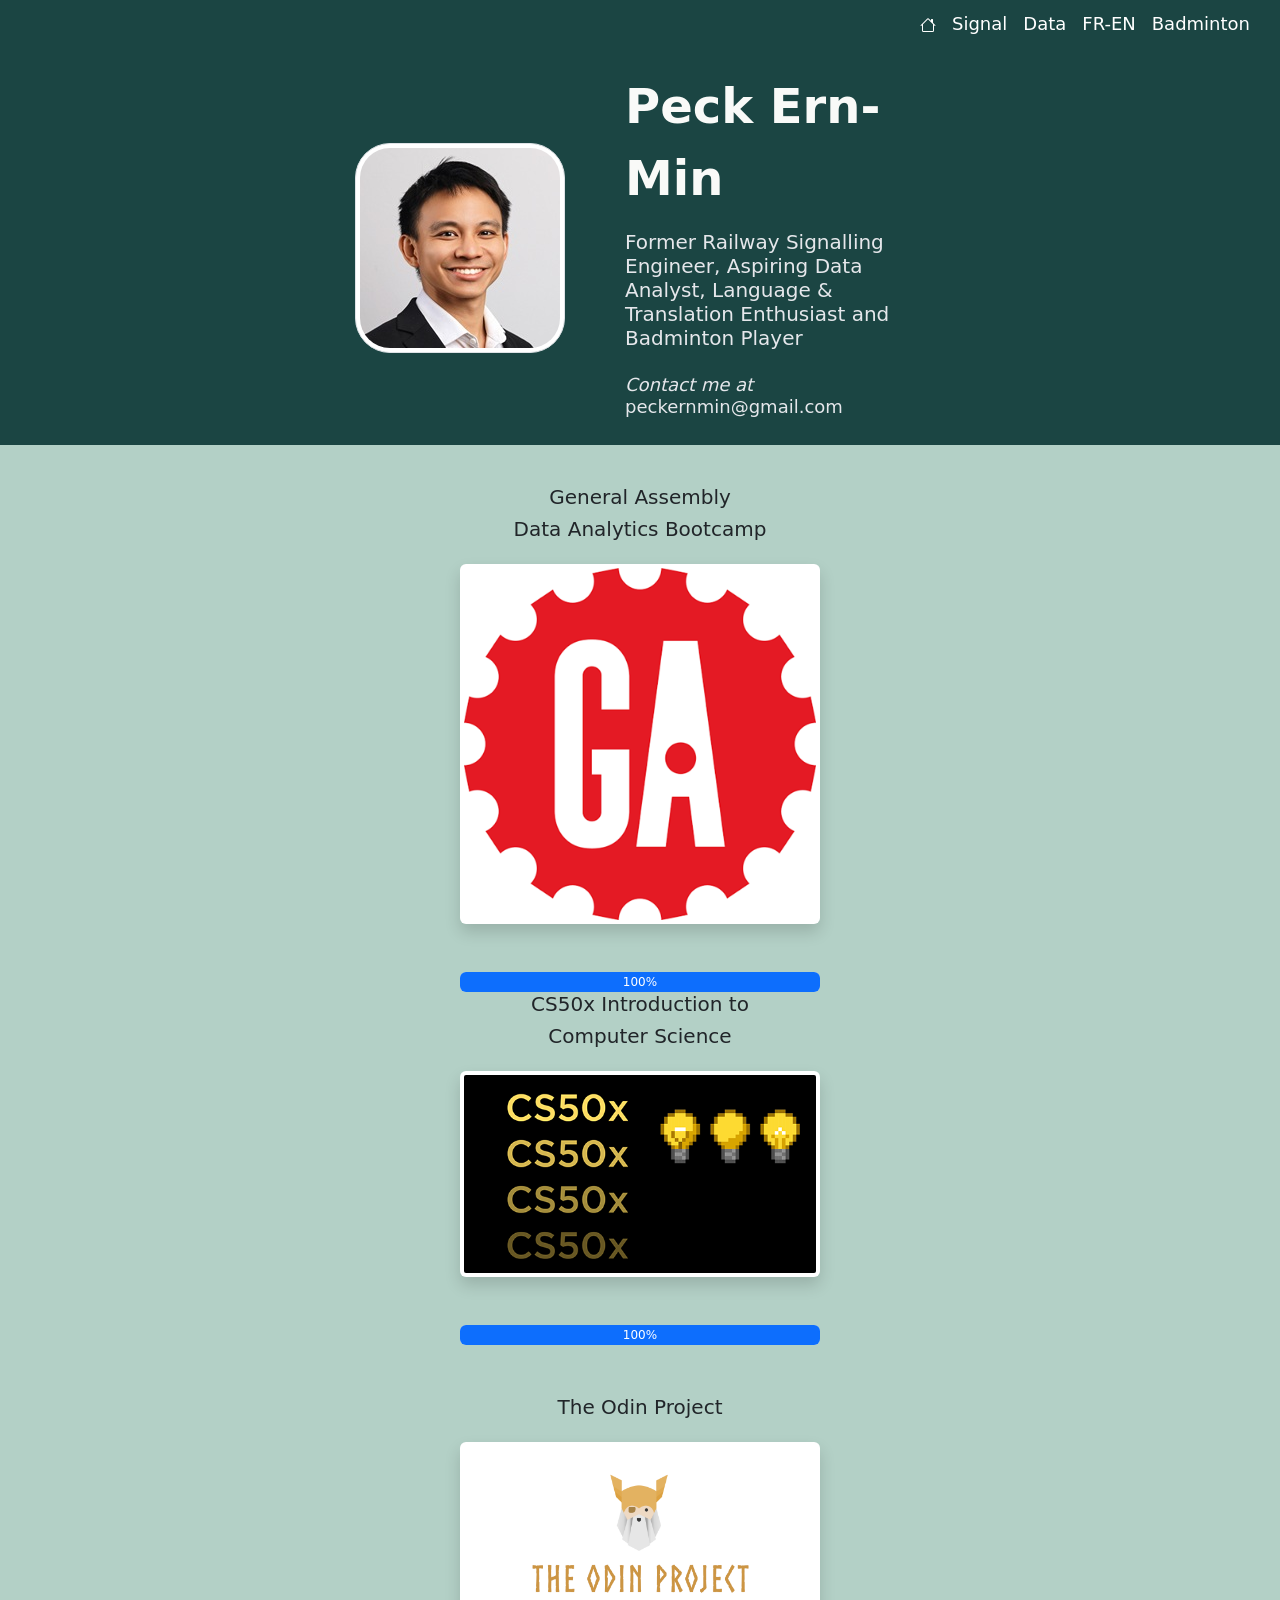
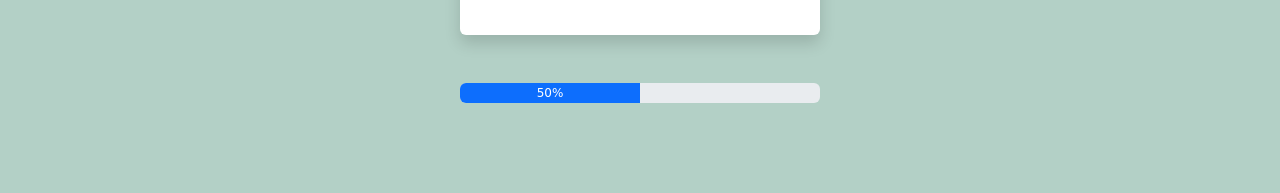
<file: homepage/programmer.html>
<!DOCTYPE html>

<html lang="en">
    <head>
        <meta charset="utf-8">
        <meta name="viewport" content="width=device-width, initial-scale=1">
        <link href="https://cdn.jsdelivr.net/npm/bootstrap@5.2.3/dist/css/bootstrap.min.css" rel="stylesheet" integrity="sha384-rbsA2VBKQhggwzxH7pPCaAqO46MgnOM80zW1RWuH61DGLwZJEdK2Kadq2F9CUG65" crossorigin="anonymous">
        <script src="https://code.jquery.com/jquery-3.5.1.slim.min.js" integrity="sha384-DfXdz2htPH0lsSSs5nCTpuj/zy4C+OGpamoFVy38MVBnE+IbbVYUew+OrCXaRkfj" crossorigin="anonymous"></script>
        <script src="https://cdn.jsdelivr.net/npm/bootstrap@5.2.3/dist/js/bootstrap.bundle.min.js" integrity="sha384-kenU1KFdBIe4zVF0s0G1M5b4hcpxyD9F7jL+jjXkk+Q2h455rYXK/7HAuoJl+0I4" crossorigin="anonymous"></script>
        <link href="styles.css" rel="stylesheet">
        
        <title>My Webpage</title>
    </head>
    <body>
        <div class="header">
            <div>
                <ul class="links">
                    <li><a class="index" href="./index.html"><svg xmlns="http://www.w3.org/2000/svg" width="16" height="16" fill="currentColor" class="bi bi-house" viewBox="0 0 16 16">
                        <path d="M8.707 1.5a1 1 0 0 0-1.414 0L.646 8.146a.5.5 0 0 0 .708.708L2 8.207V13.5A1.5 1.5 0 0 0 3.5 15h9a1.5 1.5 0 0 0 1.5-1.5V8.207l.646.647a.5.5 0 0 0 .708-.708L13 5.793V2.5a.5.5 0 0 0-.5-.5h-1a.5.5 0 0 0-.5.5v1.293zM13 7.207V13.5a.5.5 0 0 1-.5.5h-9a.5.5 0 0 1-.5-.5V7.207l5-5z"/>
                      </svg></a></li>
                    <li><a class="index" href="./engineer.html">Signal</a></li>
                    <li><a class="index" href="./programmer.html">Data</a></li>
                    <li><a class="index" href="./translator.html">FR-EN</a></li>
                    <li><a class="index" href="./badminton.html">Badminton</a></li>
                </ul>
            </div>
        </div>
        <div class="container-content">
            <div>
                <img src="./images/profile-pic.jpg" class="profile img-thumbnail" alt="Profile Picture">
            </div>
            <div class="container-hero">
                <div class="hero">Peck Ern-Min</div>
                <h5 id="caption">Former Railway Signalling Engineer, Aspiring Data Analyst, Language & Translation Enthusiast and Badminton Player</h5>
                <h6 class="hero-secondary"><em>Contact me at </em>peckernmin@gmail.com</h6>
            </div>
        </div>
        <div class="container-programmer">
            <h5>General Assembly</h5>
            <h5>Data Analytics Bootcamp</h5>
            <div style="padding-top:15px">
                <img src="./images/general-assembly.png" class="article shadow p-1 mb-5 bg-white rounded" alt="GA">
            </div>
            <div style="width: 360px;">
                <div class="progress" style="height:20px">
                        <div class="progress-bar" role="progressbar" style="width: 100%;" aria-valuenow="25" aria-valuemin="0" aria-valuemax="100">100%</div>
                </div>
            </div>
            <h5>CS50x Introduction to</h5>
            <h5>Computer Science</h5>
            <div style="margin-bottom: 50px;">  
                <div id="CS50">
                    <img src="./images/CS50x.png" class="article shadow p-1 mb-5 bg-white rounded" alt="CS50x">
                </div>
                <div style="width: 360px;">
                    <div class="progress" style="height:20px">
                            <div class="progress-bar" role="progressbar" style="width: 100%;" aria-valuenow="25" aria-valuemin="0" aria-valuemax="100">100%</div>
                    </div>
                </div>
            </div>
            <h5>The Odin Project</h5>
            <div style="margin-bottom: 50px;">
                <div style="padding-top:15px">
                    <img src="./images/Odin.png" class="article shadow p-1 mb-5 bg-white rounded" alt="Odin">
                </div>
                <div style="width: 360px;">
                    <div class="progress" style="height:20px">
                            <div class="progress-bar" role="progressbar" style="width: 50%;" aria-valuenow="25" aria-valuemin="0" aria-valuemax="100">50%</div>
                    </div>
                </div>
            </div>
        </div>
    </body>
</html>
</file>
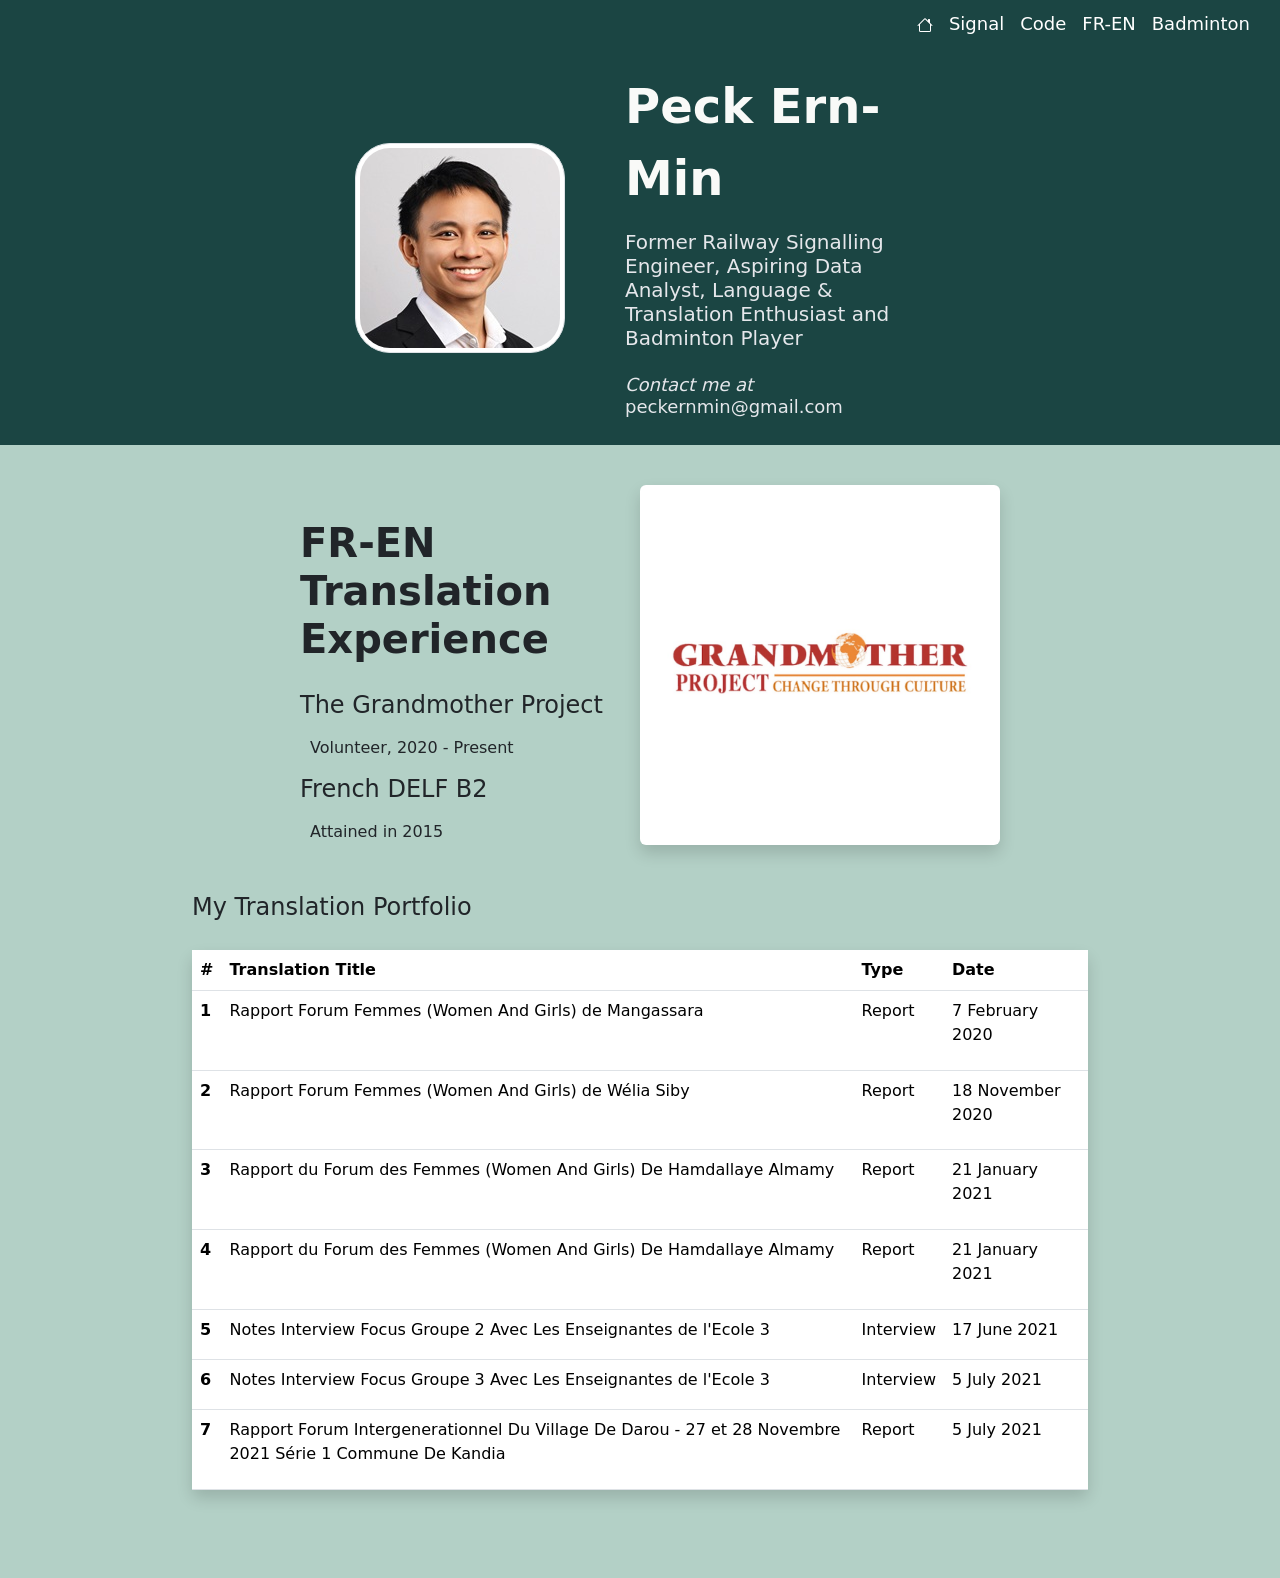
<file: homepage/translator.html>
<!DOCTYPE html>

<html lang="en">
    <head>
        <meta charset="utf-8">
        <meta name="viewport" content="width=device-width, initial-scale=1">
        <link href="https://cdn.jsdelivr.net/npm/bootstrap@5.2.3/dist/css/bootstrap.min.css" rel="stylesheet" integrity="sha384-rbsA2VBKQhggwzxH7pPCaAqO46MgnOM80zW1RWuH61DGLwZJEdK2Kadq2F9CUG65" crossorigin="anonymous">
        <script src="https://code.jquery.com/jquery-3.5.1.slim.min.js" integrity="sha384-DfXdz2htPH0lsSSs5nCTpuj/zy4C+OGpamoFVy38MVBnE+IbbVYUew+OrCXaRkfj" crossorigin="anonymous"></script>
        <script src="https://cdn.jsdelivr.net/npm/bootstrap@5.2.3/dist/js/bootstrap.bundle.min.js" integrity="sha384-kenU1KFdBIe4zVF0s0G1M5b4hcpxyD9F7jL+jjXkk+Q2h455rYXK/7HAuoJl+0I4" crossorigin="anonymous"></script>
        <link href="styles.css" rel="stylesheet">
        
        <title>My Webpage</title>
    </head>
    <body>
        <div class="header">
            <div>
                <ul class="links">
                    <li><a class="index" href="./index.html"><svg xmlns="http://www.w3.org/2000/svg" width="16" height="16" fill="currentColor" class="bi bi-house" viewBox="0 0 16 16">
                        <path d="M8.707 1.5a1 1 0 0 0-1.414 0L.646 8.146a.5.5 0 0 0 .708.708L2 8.207V13.5A1.5 1.5 0 0 0 3.5 15h9a1.5 1.5 0 0 0 1.5-1.5V8.207l.646.647a.5.5 0 0 0 .708-.708L13 5.793V2.5a.5.5 0 0 0-.5-.5h-1a.5.5 0 0 0-.5.5v1.293zM13 7.207V13.5a.5.5 0 0 1-.5.5h-9a.5.5 0 0 1-.5-.5V7.207l5-5z"/>
                      </svg></a></li>
                    <li><a class="index" href="./engineer.html">Signal</a></li>
                    <li><a class="index" href="./programmer.html">Code</a></li>
                    <li><a class="index" href="./translator.html">FR-EN</a></li>
                    <li><a class="index" href="./badminton.html">Badminton</a></li>
                </ul>
            </div>
        </div>
        <div class="container-content">
            <div>
                <img src="./images/profile-pic.jpg" class="profile img-thumbnail" alt="Profile Picture">
            </div>
            <div class="container-hero">
                <div class="hero">Peck Ern-Min</div>
                <h5 id="caption">Former Railway Signalling Engineer, Aspiring Data Analyst, Language & Translation Enthusiast and Badminton Player</h5>
                <h6 class="hero-secondary"><em>Contact me at </em>peckernmin@gmail.com</h6>
            </div>
        </div>
        <div class="container-translation">
            
            <div class="experience">
                <h1 class="title">FR-EN Translation Experience</h1>
                <h4>The Grandmother Project</h4>
                <h6 class="date">Volunteer, 2020 - Present</h6>
                <h4>French DELF B2</h4>
                <h6 class="date"> Attained in 2015 </h6>
            </div>
            <div>
                <img src="./images/GMP.jpg" class="article shadow p-3 mb-5 bg-white rounded" alt="GMP">
            </div>
            <div class="portfolio">
                <h4 class="portfolio-table">My Translation Portfolio</h4>
                <table class="table shadow p-3 mb-5 bg-white rounded">
                    <thead>
                    <tr>
                        <th scope="col">#</th>
                        <th scope="col">Translation Title</th>
                        <th scope="col">Type</th>
                        <th scope="col">Date</th>
                    </tr>
                    </thead>
                    <tbody>
                    <tr>
                        <th scope="row">1</th>
                        <td>Rapport Forum Femmes (Women And Girls) de Mangassara</td>
                        <td>Report</td>
                        <td>7 February 2020</td>
                    </tr>
                    <tr>
                        <th scope="row">2</th>
                        <td>Rapport Forum Femmes (Women And Girls) de Wélia Siby</td>
                        <td>Report</td>
                        <td>18 November 2020</td>
                    </tr>
                    <tr>
                        <th scope="row">3</th>
                        <td>Rapport du Forum des Femmes (Women And Girls) De Hamdallaye Almamy</td>
                        <td>Report</td>
                        <td>21 January 2021</td>
                    </tr>
                    <tr>
                        <th scope="row">4</th>
                        <td>Rapport du Forum des Femmes (Women And Girls) De Hamdallaye Almamy</td>
                        <td>Report</td>
                        <td>21 January 2021</td>
                    </tr>
                    <tr>
                        <th scope="row">5</th>
                        <td>Notes Interview Focus Groupe 2 Avec Les Enseignantes de l'Ecole 3</td>
                        <td>Interview</td>
                        <td>17 June 2021</td>
                    </tr>
                    <tr>
                        <th scope="row">6</th>
                        <td>Notes Interview Focus Groupe 3 Avec Les Enseignantes de l'Ecole 3</td>
                        <td>Interview</td>
                        <td>5 July 2021</td>
                    </tr>
                    <tr>
                        <th scope="row">7</th>
                        <td>Rapport Forum Intergenerationnel Du
                            Village De Darou - 27 et 28 Novembre 2021
                            
                            Série 1
                            
                            Commune De Kandia</td>
                        <td>Report</td>
                        <td>5 July 2021</td>
                    </tr>
                    </tbody>
                </table>
            </div>                
        </div>
    </body>
</html>
</file>
<file: styles.css>
/* * {
    outline: 1px solid red !important;
} */
body {
    height: 100vh;
    display: flex;
    flex-direction: column;
    justify-content: stretch;
    margin:0
}

a {
    text-decoration: none;
    color: black;
}

a:hover{
    color:black;
}

.header {
    display: flex;
    justify-content: flex-end;
    background-color: #1B4543;
    min-height: 50px;
    padding-right: 30px;
    
}

.links {
    list-style-type: none;
    display: flex;
    gap: 16px;
    font-size: 18px;
    flex-wrap: wrap;
    padding-top:10px;
}

.index {
    color:white
}

/*a {color:#FF0000;}
a:visited {color:#00FF00;}
a:hover {color:#FF00FF;}
a:active {color:#0000FF;}
*/

.container-content {
    background-color: #1B4543;
    /*font-family: Roboto;*/
    display: flex;
    justify-content: center;
    align-items: center;
    flex-wrap: wrap;
    flex-grow: 1;
    
}

.container-hero {
    display: flex;
    flex-direction: column;
    justify-content: center;
    max-width: 360px;
    gap: 16px;
    padding:20px
}


.hero {
    font-size: 36px;
    color: #F9FAF8;
    font-weight: bolder;
}

#caption {
    color: #E5E7EB;
    max-width: 500px;
}

.hero-secondary {
    font-size: 18px;
    color: #E5E7EB;
}

.container-index {
    display: flex;
    flex-direction: column;
    flex-grow: 1;
    padding-top: 40px;
    padding-bottom: 40px;
    background-color: #B3D0C6;
    justify-content: center;
    align-items: center;

}

.container-translation {
    display: flex;
    flex-grow: 1;
    padding-top: 40px;
    padding-bottom: 40px;
    background-color: #B3D0C6;
    justify-content: center;
    align-items: center;
    flex-wrap: wrap;

}

.container-engineer{
    display: flex;
    flex-grow: 1;
    padding-top: 40px;
    padding-bottom: 40px;
    background-color: #B3D0C6;
    justify-content: center;
    align-items: center;
    flex-wrap: wrap;

}
.container-programmer{
    display: flex;
    flex-direction: column;
    padding-top: 40px;
    padding-bottom: 40px;
    background-color: #B3D0C6;
    justify-content: center;
    align-items: center;
  

}
.container-badminton {
    display: flex;
    justify-content: center;
    flex-wrap: wrap;
    padding-top: 40px;
    padding-bottom: 20px;
    background-color: #B3D0C6;

}


.random {
    text-align: center;
    /*font-family: Roboto;*/
    font-size: 36px;
    font-weight: bolder;
    color: #1F2937;
    padding-top: 20px;
    padding-bottom: 20px;
}


.box-random {
    display: flex;
    justify-content: center;
    flex-wrap: wrap;

}

.container-box {
    display: flex;
    flex-direction: column;
    padding-top: 20px;
    padding-bottom: 40px;
    padding-left: 20px;
    padding-right: 20px;
    margin-left: 20px;
    margin-right: 20px;
}

.random-content {
    display: flex;
    flex-wrap: wrap;
    max-width: 150px;
    text-align: center;
    justify-content: center;
    padding-top:10px;
    font-weight: bold;
}

.icons {
    width: 150px;
    height: 150px;
    float: center;
}

.zoom {
    transition: all;
}

.zoom:hover {
    transform: scale(1.15);
}


.profile{
    margin: 10px;
    border-radius: 35px;
    max-width: 100%;
    
}

.profile-div{
    display: flex;
    align-self: flex-start;
}

.outer-container-quote {
    display: flex;
    flex-direction: column;
    align-items:center;
    background-color: #FEF9E5

}

.container-quote {
    font-size: 36px;
    font-style: italic;
    max-width: 800px;
    text-align: center;
    padding-top: 20px;
}

.person {
    font-weight: bold;
    padding-left: 175px;
    padding-right: 175px;
    padding-bottom: 60px;
    text-align: right;
    font-size: 18px;
}

.article {
    max-width: 360px;
}

.badminton-article {
    width: 70vw;
    margin-top: 10px;
}

.italki-chart {
    width: 50vw;
    margin-top: 10px;
}

.stream-lit-app {
    width: 25vw;
    margin-top: 10px;
}

.experience {
    display: flex;
    flex-direction: column;
    align-content: center;
    align-items: flex-start;
    width: 360px;
    padding-left: 20px;
    padding-right:20px
}

.date {
    padding: 10px;
}

.text-image {
    display: flex;
    flex-wrap: wrap;
    align-items: center;
}

.title {
    font-weight: bold;
    padding-bottom: 20px;
}

.container-table {
    width: 360px;
}

.table {
    width: 70vw; 
    height: 60vh;
}

.portfolio-table {
    padding-bottom:20px
}

#CS50{
    padding-top:15px;
}
</file>
<file: homepage/styles.css>
body {
    height: 100vh;
    display: flex;
    flex-direction: column;
    justify-content: stretch;
    margin:0
}

a {
    text-decoration: none;
    color: black;
}

a:hover{
    color:black;
}

.header {
    display: flex;
    justify-content: flex-end;
    background-color: #1B4543;
    min-height: 50px;
    padding-right: 30px;
    
}

.links {
    list-style-type: none;
    display: flex;
    gap: 16px;
    font-size: 18px;
    flex-wrap: wrap;
    padding-top:10px;
}

.index {
    color:white
}

/*a {color:#FF0000;}
a:visited {color:#00FF00;}
a:hover {color:#FF00FF;}
a:active {color:#0000FF;}
*/

.container-content {
    background-color: #1B4543;
    /*font-family: Roboto;*/
    display: flex;
    justify-content: center;
    align-items: center;
    flex-wrap: wrap;
    flex-grow: 1;
    
}

.container-hero {
    display: flex;
    flex-direction: column;
    justify-content: center;
    max-width: 360px;
    gap: 16px;
    padding:20px
}


.hero {
    font-size: 48px;
    color: #F9FAF8;
    font-weight: bolder;
}

#caption {
    color: #E5E7EB;
    max-width: 500px;
}

.hero-secondary {
    font-size: 18px;
    color: #E5E7EB;
}

.container-index {
    display: flex;
    flex-direction: column;
    flex-grow: 1;
    padding-top: 40px;
    padding-bottom: 40px;
    background-color: #B3D0C6;
    justify-content: center;
    align-items: center;

}

.container-translation {
    display: flex;
    flex-grow: 1;
    padding-top: 40px;
    padding-bottom: 40px;
    background-color: #B3D0C6;
    justify-content: center;
    align-items: center;
    flex-wrap: wrap;

}

.container-engineer{
    display: flex;
    flex-grow: 1;
    padding-top: 40px;
    padding-bottom: 40px;
    background-color: #B3D0C6;
    justify-content: center;
    align-items: center;
    flex-wrap: wrap;

}
.container-programmer{
    display: flex;
    flex-direction: column;
    padding-top: 40px;
    padding-bottom: 40px;
    background-color: #B3D0C6;
    justify-content: center;
    align-items: center;
  

}
.container-badminton {
    display: flex;
    justify-content: center;
    flex-wrap: wrap;
    padding-top: 40px;
    padding-bottom: 20px;
    background-color: #B3D0C6;

}


.random {
    text-align: center;
    /*font-family: Roboto;*/
    font-size: 36px;
    font-weight: bolder;
    color: #1F2937;
    padding-top: 20px;
    padding-bottom: 20px;
}


.box-random {
    display: flex;
    justify-content: center;
    flex-wrap: wrap;

}

.container-box {
    display: flex;
    flex-direction: column;
    padding-top: 20px;
    padding-bottom: 40px;
    padding-left: 20px;
    padding-right: 20px;
    margin-left: 20px;
    margin-right: 20px;
}

.random-content {
    display: flex;
    flex-wrap: wrap;
    max-width: 150px;
    text-align: center;
    justify-content: center;
    padding-top:10px;
    font-weight: bold;
}

.icons {
    width: 150px;
    height: 150px;
    float: center;
}

.zoom {
    transition: all;
}

.zoom:hover {
    transform: scale(1.15);
}


.profile{
    margin: 40px;
    border-radius: 35px;
    max-width: 100%;
    
}

.profile-div{
    display: flex;
    align-self: flex-start;
}

.outer-container-quote {
    display: flex;
    flex-direction: column;
    align-items:center;
    background-color: #FEF9E5

}

.container-quote {
    font-size: 36px;
    font-style: italic;
    max-width: 800px;
    text-align: center;
    padding-top: 20px;
}

.person {
    font-weight: bold;
    padding-left: 275px;
    padding-right: 275px;
    padding-bottom: 60px;
    text-align: right;
    font-size: 18px;
}

.article {
    max-width: 360px;
}

.badminton-article {
    width: 70vw;
    margin-bottom: 0px;
}

.experience {
    display: flex;
    flex-direction: column;
    align-content: center;
    align-items: flex-start;
    width: 360px;
    padding-left: 20px;
    padding-right:20px
}

.date {
    padding: 10px;
}

.text-image {
    display: flex;
    flex-wrap: wrap;
    align-items: center;
}

.title {
    font-weight: bold;
    padding-bottom: 20px;
}

.container-table {
    width: 360px;
}

.table {
    width: 70vw; 
    height: 60vh;
}

.portfolio-table {
    padding-bottom:20px
}

#CS50{
    padding-top:15px;
}
</file>
